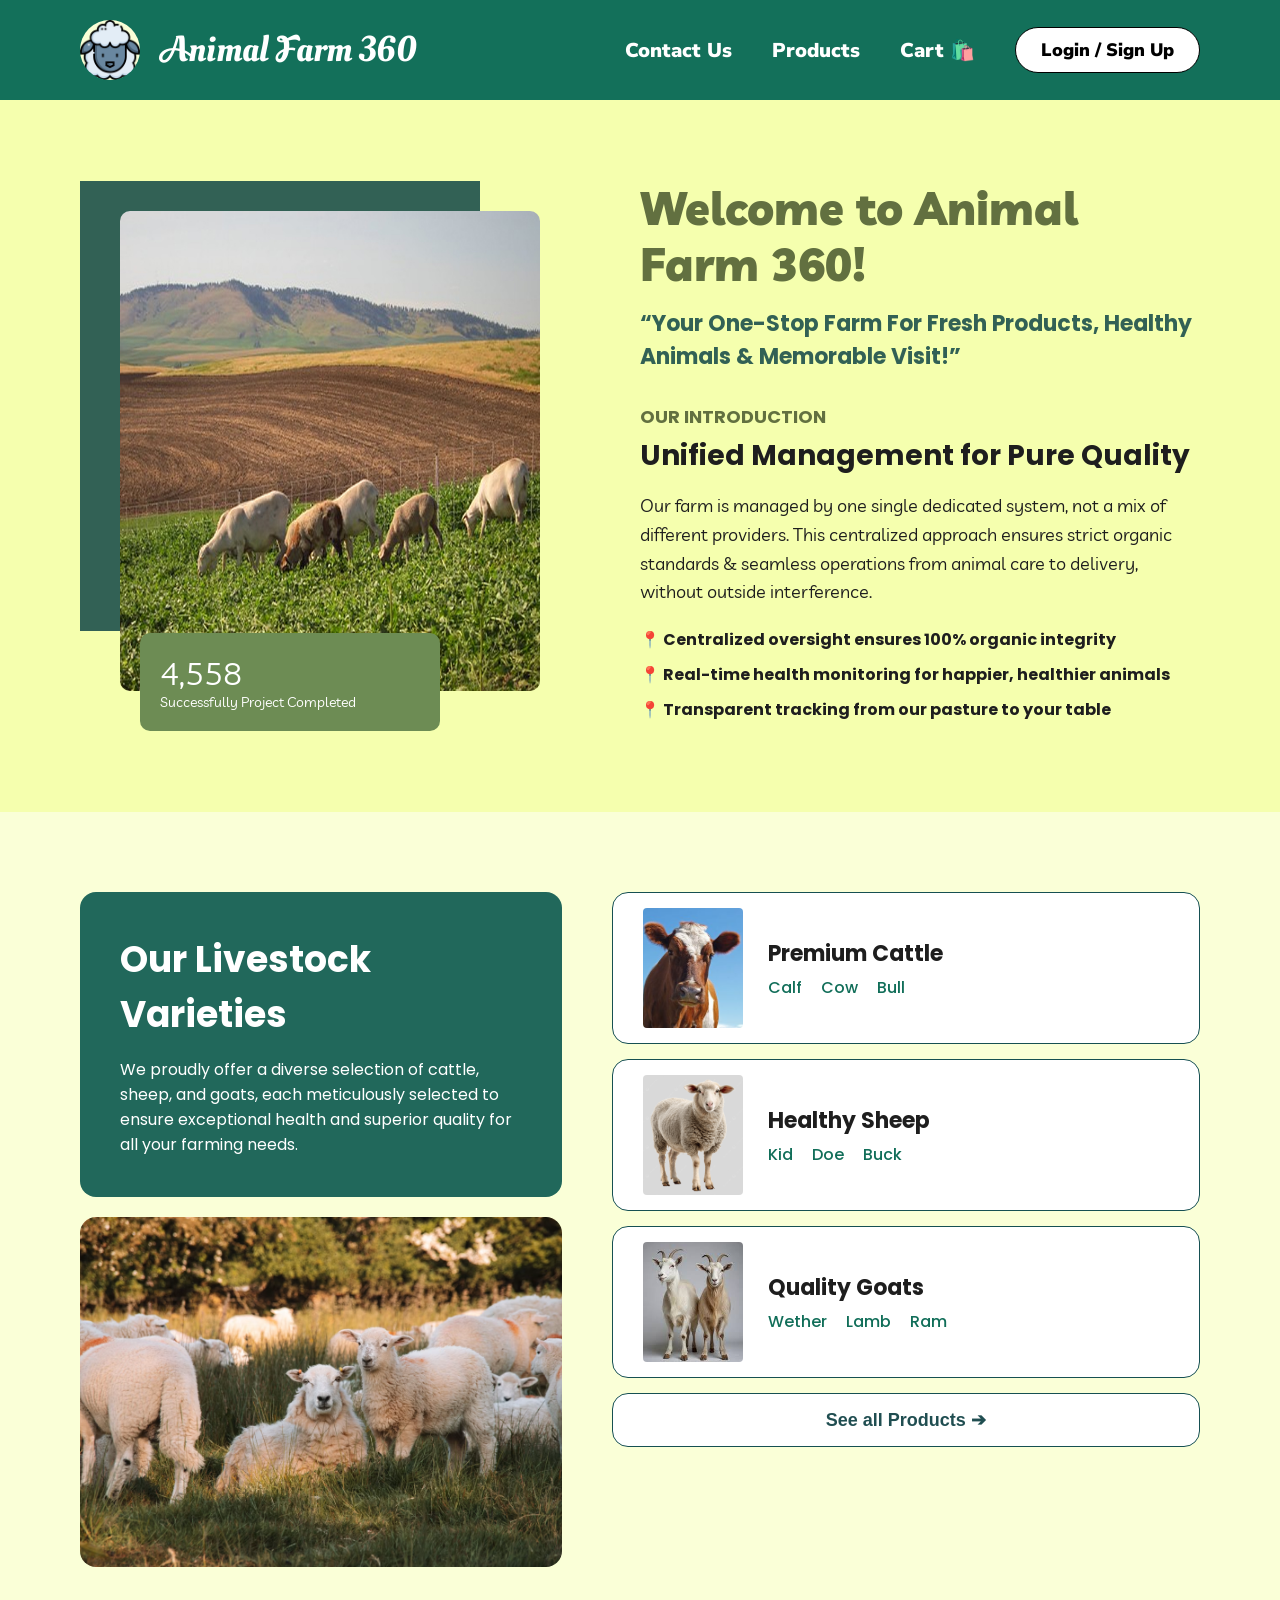
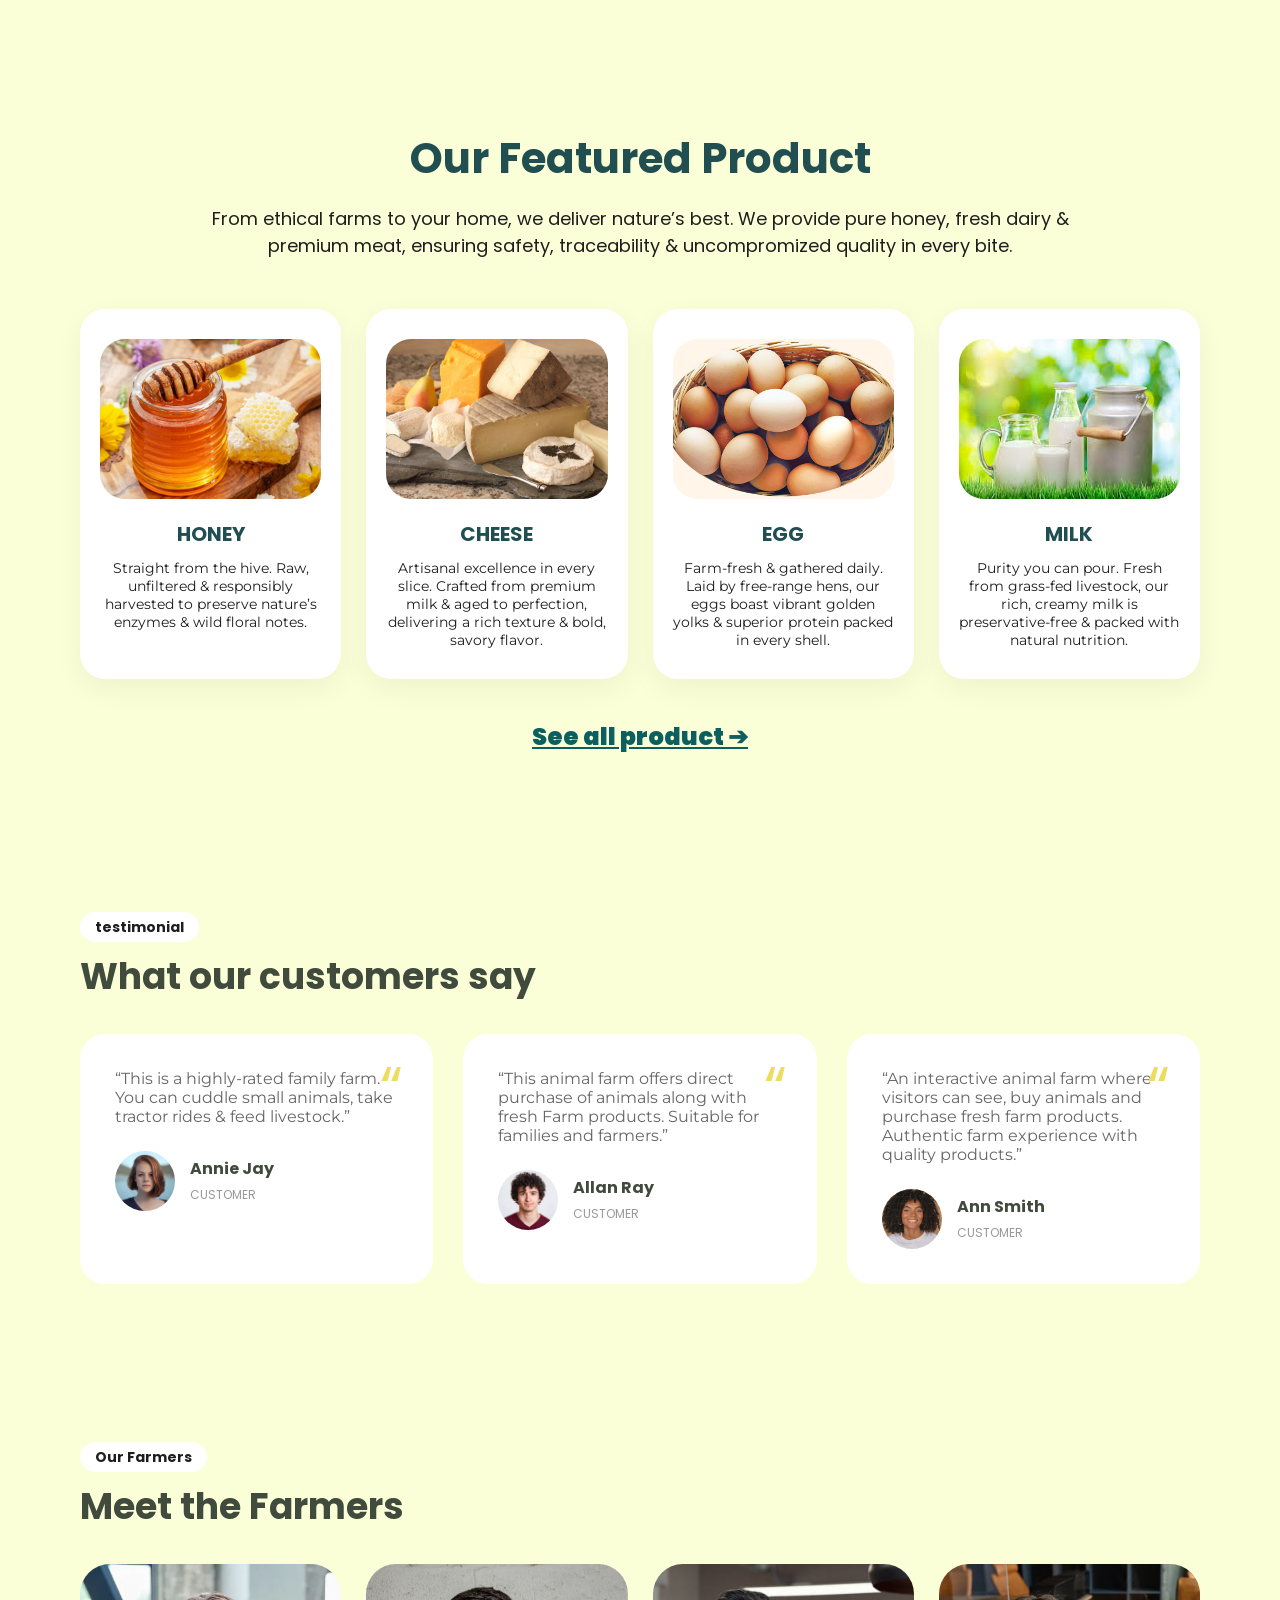
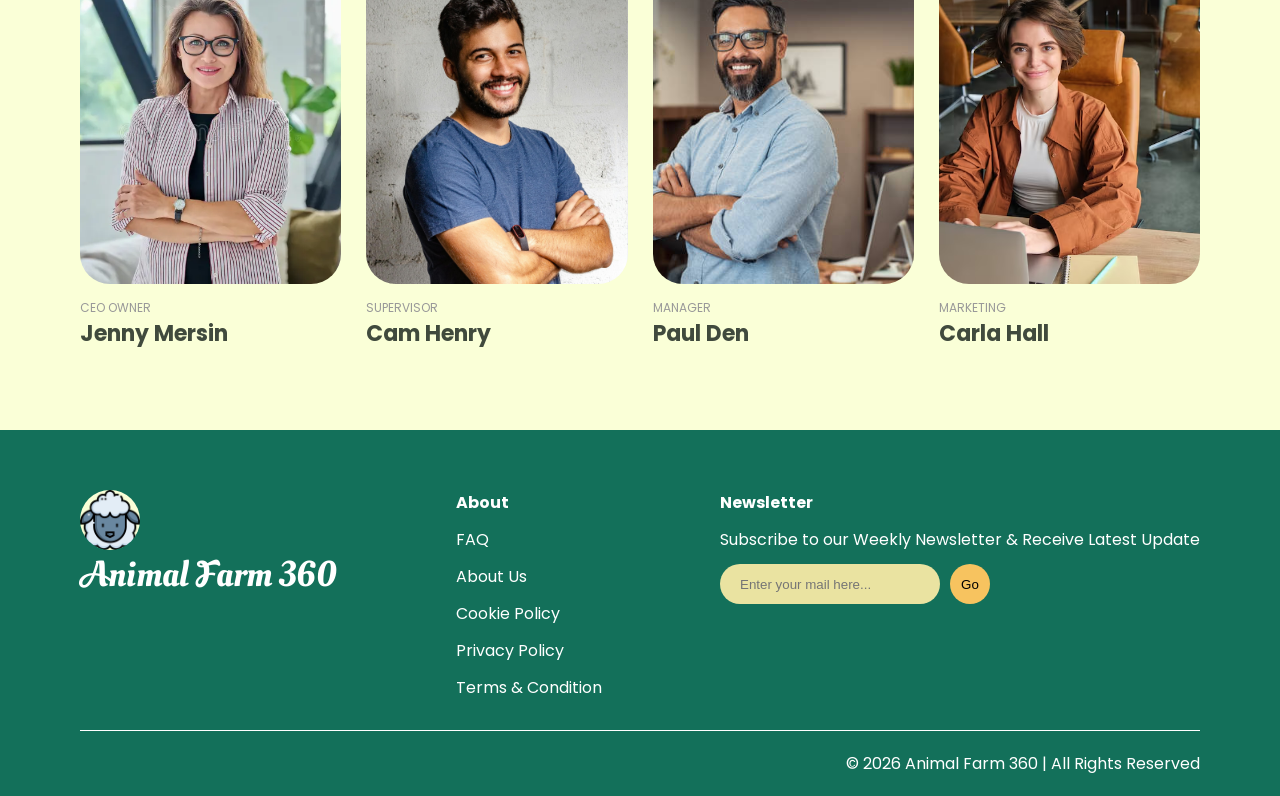
<file: index.html>
<!DOCTYPE html>
<html lang="en">
<head>
    <meta charset="UTF-8">
    <meta name="viewport" content="width=device-width, initial-scale=1.0">
    <title>Animal Farm 360 - Home</title>
    <link rel="stylesheet" href="index.css">
    <link href="https://fonts.googleapis.com/css2?family=Livvic:wght@400;500;900&family=Montserrat:wght@400;500;700;900&family=Nunito+Sans:wght@400;700;900&family=Oleo+Script+Swash+Caps&family=Poppins:wght@400;500;700&display=swap" rel="stylesheet">
</head>
<body>

    <header class="main-header">
        <div class="logo-area">
            <div class="logo-circle"></div>
            <span class="logo-text">Animal Farm 360</span>
        </div>
        <nav class="nav-links">
            <a href="contact.php">Contact Us</a>
            <a href="product.php">Products</a>
            <a href="cart.php">Cart 🛍️</a>
            <button class="login-btn" onclick="window.location.href='login.html'">Login / Sign Up</button>
        </nav>
    </header>

    <section class="intro-section">
        <div class="intro-images">
            <div class="green-deco-box"></div>
            <div class="intro-main-img"></div>
            <div class="project-badge">
                <span class="badge-num">4,558</span>
                <span class="badge-title">Successfully Project Completed</span>
            </div>
        </div>
        <div class="intro-content">
            <h1>Welcome to Animal Farm 360!</h1>
            <p class="tagline">“Your One-Stop Farm For Fresh Products, Healthy Animals & Memorable Visit!”</p>
            <h2>Our Introduction</h2>
            <h3>Unified Management for Pure Quality</h3>
            <p class="description">Our farm is managed by one single dedicated system, not a mix of different providers. This centralized approach ensures strict organic standards & seamless operations from animal care to delivery, without outside interference.</p>
            <div class="points">
                <p>📍 Centralized oversight ensures 100% organic integrity</p>
                <p>📍 Real-time health monitoring for happier, healthier animals</p>
                <p>📍 Transparent tracking from our pasture to your table</p>
            </div>
        </div>
    </section>

    <section class="livestock-section">
        <div class="livestock-left">
            <div class="green-info-card">
                <h2>Our Livestock Varieties</h2>
                <p>We proudly offer a diverse selection of cattle, sheep, and goats, each meticulously selected to ensure exceptional health and superior quality for all your farming needs.</p>
            </div>
            <div class="livestock-big-banner-img"></div>
        </div>
        <div class="livestock-right">
            <div class="animal-card">
                <div class="animal-img cattle-bg"></div>
                <div class="animal-info">
                    <h4>Premium Cattle</h4>
                    <div class="links">
                        <span>Calf</span> 
                        <span>Cow</span>
                        <span>Bull</span>
                    </div>
                </div>
            </div>
            <div class="animal-card">
                <div class="animal-img sheep-bg"></div>
                <div class="animal-info">
                    <h4>Healthy Sheep</h4>
                    <div class="links">
                        <span>Kid</span>
                        <span>Doe</span>
                        <span>Buck</span>
                    </div>
                </div>
            </div>
            <div class="animal-card">
                <div class="animal-img goat-bg"></div>
                <div class="animal-info">
                    <h4>Quality Goats</h4>
                    <div class="links">
                        <span>Wether</span>
                        <span>Lamb</span>
                        <span>Ram</span>
                    </div>
                </div>
            </div>
            <button class="see-more-btn" onclick="window.location.href='product.php'">See all Products ➔</button>
        </div>
    </section>

    <section class="products-section">
        <h2 class="center-title">Our Featured Product</h2>
        <p class="center-subtitle">From ethical farms to your home, we deliver nature’s best. We provide pure honey, fresh dairy & premium meat, ensuring safety, traceability & uncompromized quality in every bite.</p>
        
        <div class="products-grid">
            <div class="product-card">
                <div class="product-img honey-bg"></div>
                <h4>HONEY</h4>
                <p>Straight from the hive. Raw, unfiltered & responsibly harvested to preserve nature’s enzymes & wild floral notes.</p>
            </div>
            <div class="product-card">
                <div class="product-img cheese-bg"></div>
                <h4>CHEESE</h4>
                <p>Artisanal excellence in every slice. Crafted from premium milk & aged to perfection, delivering a rich texture & bold, savory flavor.</p>
            </div>
            <div class="product-card">
                <div class="product-img egg-bg"></div>
                <h4>EGG</h4>
                <p>Farm-fresh & gathered daily. Laid by free-range hens, our eggs boast vibrant golden yolks & superior protein packed in every shell.</p>
            </div>
            <div class="product-card">
                <div class="product-img milk-bg"></div>
                <h4>MILK</h4>
                <p>Purity you can pour. Fresh from grass-fed livestock, our rich, creamy milk is preservative-free & packed with natural nutrition.</p>
            </div>
        </div>
        <div class="center-link-box">
            <a href="product.php" style="color: #0b5f5f !important; font-weight: 900 !important; font-size: 24px; text-decoration: underline;">See all product ➔</a>
        </div>
    </section>

    <section class="reviews-section">
        <div class="section-header">
            <div>
                <span class="badge-label">testimonial</span>
                <h2>What our customers say</h2>
            </div>
            <div class="slider-arrows"></div>
        </div>
        <div class="reviews-grid">
            <div class="review-card">
                <span class="quote-mark">“</span>
                <p>“This is a highly-rated family farm. You can cuddle small animals, take tractor rides & feed livestock.”</p>
                <div class="user-info">
                    <div class="user-avatar avatar-annie"></div>
                    <div>
                        <h5>Annie Jay</h5>
                        <span class="user-role">CUSTOMER</span>
                    </div>
                </div>
            </div>
            <div class="review-card">
                <span class="quote-mark">“</span>
                <p>“This animal farm offers direct purchase of animals along with fresh Farm products. Suitable for families and farmers.”</p>
                <div class="user-info">
                    <div class="user-avatar avatar-allan"></div>
                    <div>
                        <h5>Allan Ray</h5>
                        <span class="user-role">CUSTOMER</span>
                    </div>
                </div>
            </div>
            <div class="review-card">
                <span class="quote-mark">“</span>
                <p>“An interactive animal farm where visitors can see, buy animals and purchase fresh farm products. Authentic farm experience with quality products.”</p>
                <div class="user-info">
                    <div class="user-avatar avatar-ann"></div>
                    <div>
                        <h5>Ann Smith</h5>
                        <span class="user-role">CUSTOMER</span>
                    </div>
                </div>
            </div>
        </div>
    </section>

    <section class="farmers-section">
        <div class="section-header">
            <div>
                <span class="badge-label">Our Farmers</span>
                <h2>Meet the Farmers</h2>
            </div>
        </div>
        <div class="farmers-grid">
            <div class="farmer-card">
                <div class="farmer-img farmer-jenny"></div>
                <span class="role-tag">Ceo Owner</span>
                <h4>Jenny Mersin</h4>
            </div>
            <div class="farmer-card">
                <div class="farmer-img farmer-cam"></div>
                <span class="role-tag">Supervisor</span>
                <h4>Cam Henry</h4>
            </div>
            <div class="farmer-card">
                <div class="farmer-img farmer-paul"></div>
                <span class="role-tag">Manager</span>
                <h4>Paul Den</h4>
            </div>
            <div class="farmer-card">
                <div class="farmer-img farmer-carla"></div>
                <span class="role-tag">Marketing</span>
                <h4>Carla Hall</h4>
            </div>
        </div>
    </section>

    <footer class="main-footer">
        <div class="footer-top">
            <div class="footer-brand">
                <div class="logo-circle big"></div>
                <span class="logo-text">Animal Farm 360</span>
            </div>
            <div class="footer-links">
                <h4>About</h4>
                <a href="faq.html">FAQ</a>
                <a href="about-us.html">About Us</a>
                <a href="cookie-policy.html">Cookie Policy</a>
                <a href="privacy-policy.html">Privacy Policy</a>
                <a href="terms-conditions.html">Terms & Condition</a>
            </div>
            <div class="footer-newsletter">
                <h4>Newsletter</h4>
                <p>Subscribe to our Weekly Newsletter & Receive Latest Update</p>
                <div class="subscribe-box">
                    <input type="email" placeholder="Enter your mail here...">
                    <button class="go-btn">Go</button>
                </div>
            </div>
        </div>
        <div class="footer-bottom">
            <p>© 2026 Animal Farm 360 | All Rights Reserved</p>
        </div>
    </footer>

    <script src="index.js"></script>
</body>
</html>
</file>
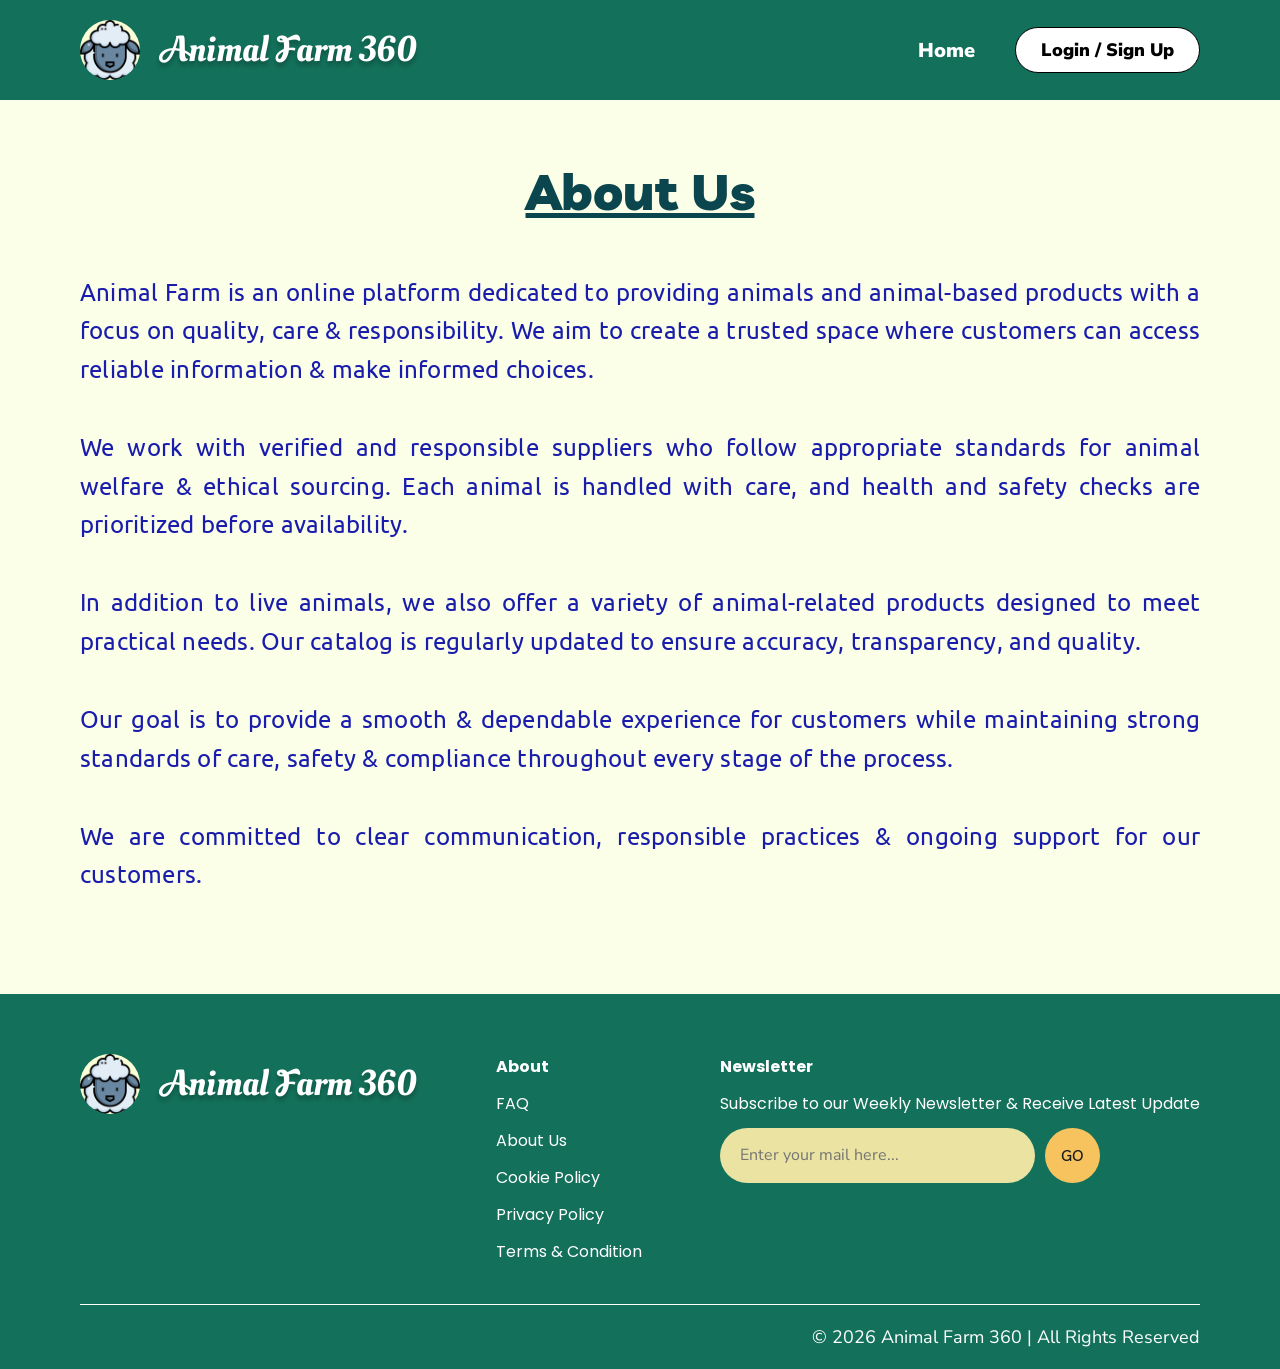
<file: about-us.html>
<!DOCTYPE html>
<html lang="en">
<head>
    <meta charset="UTF-8">
    <meta name="viewport" content="width=device-width, initial-scale=1.0">
    <title>Animal Farm 360 - About Us</title>
    <link rel="stylesheet" href="about-us.css">
    <link href="https://fonts.googleapis.com/css2?family=Livvic:wght@400;500;900&family=Nunito+Sans:wght@400;700;900&family=Oleo+Script+Swash+Caps&family=Poppins:wght@400;700;900&family=Ubuntu:wght@400;500;700&display=swap" rel="stylesheet">
</head>
<body>

    <header class="main-header">
        <div class="logo-area">
            <div class="logo-circle"></div>
            <span class="logo-text">Animal Farm 360</span>
        </div>
        <nav class="nav-links">
            <a href="index.html">Home</a>
           
            <button type="button" class="login-btn" onclick="window.location.href='login.html'">Login / Sign Up</button>
        </nav>
    </header>

    <main class="about-workspace-area">
        <div class="about-title-container">
            <h1 class="about-main-title">About Us</h1>
        </div>

        <div class="about-content-container">
            <div class="about-item">
                <p class="about-text-paragraph">Animal Farm is an online platform dedicated to providing animals and animal-based products with a focus on quality, care & responsibility. We aim to create a trusted space where customers can access reliable information & make informed choices.</p>
            </div>

            <div class="about-item">
                <p class="about-text-paragraph">We work with verified and responsible suppliers who follow appropriate standards for animal welfare & ethical sourcing. Each animal is handled with care, and health and safety checks are prioritized before availability.</p>
            </div>

            <div class="about-item">
                <p class="about-text-paragraph">In addition to live animals, we also offer a variety of animal-related products designed to meet practical needs. Our catalog is regularly updated to ensure accuracy, transparency, and quality.</p>
            </div>

            <div class="about-item">
                <p class="about-text-paragraph">Our goal is to provide a smooth & dependable experience for customers while maintaining strong standards of care, safety & compliance throughout every stage of the process.</p>
            </div>

            <div class="about-item">
                <p class="about-text-paragraph">We are committed to clear communication, responsible practices & ongoing support for our customers.</p>
            </div>
        </div>
    </main>


    <footer class="main-footer">
        <div class="footer-top">
            <div class="footer-brand">
                <div class="logo-area">
                    <div class="logo-circle big"></div>
                    <span class="logo-text">Animal Farm 360</span>
                </div>
            </div>
            
            <div class="footer-links">
                <h4>About</h4>
                <a href="faq.html">FAQ</a>
                <a href="about-us.html">About Us</a>
                <a href="cookie-policy.html">Cookie Policy</a>
                <a href="privacy-policy.html">Privacy Policy</a>
                <a href="terms-conditions.html">Terms & Condition</a>
            </div>
                
            <div class="footer-newsletter">
                <h4>Newsletter</h4>
                <p>Subscribe to our Weekly Newsletter & Receive Latest Update</p>
                <div class="subscribe-box">
                    <input type="email" placeholder="Enter your mail here...">
                    <button type="button" class="go-btn">Go</button>
                </div>
            </div>
        </div>
        <div class="footer-bottom">
            <p>© 2026 Animal Farm 360 | All Rights Reserved</p>
        </div>
    </footer>

    <script src="index.js"></script>
</body>
</html>
</file>
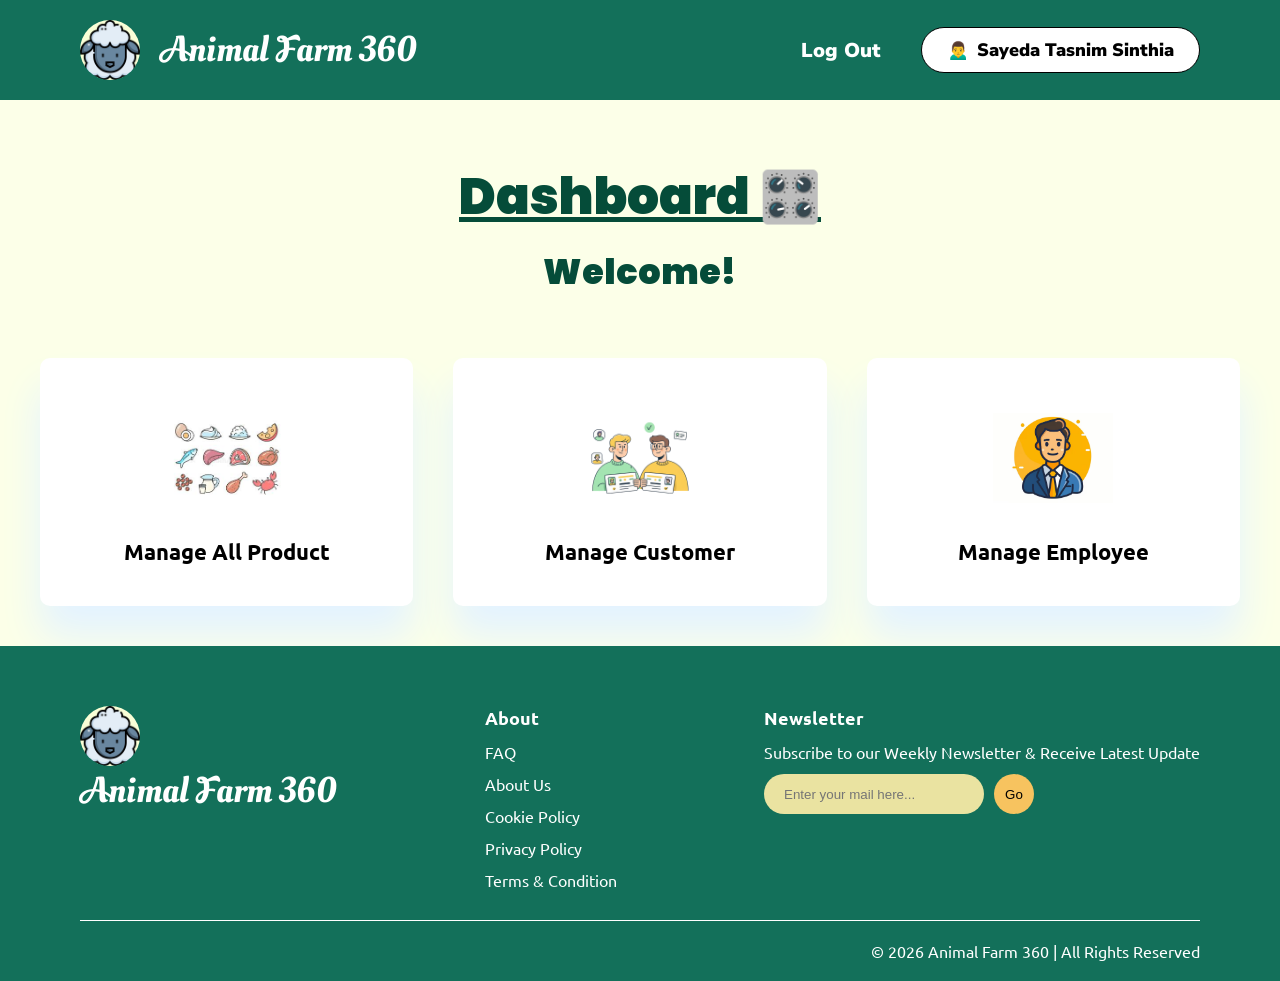
<file: admin-dashboard.html>
<!DOCTYPE html>
<html lang="en">
<head>
    <meta charset="UTF-8">
    <meta name="viewport" content="width=device-width, initial-scale=1.0">
    <title>Animal Farm 360 - Admin Dashboard</title>
    <link rel="stylesheet" href="admin-dashboard.css">
    <link href="https://fonts.googleapis.com/css2?family=Livvic:wght@400;900&family=Nunito+Sans:wght@400;700;900&family=Oleo+Script+Swash+Caps&family=Poppins:wght@700;900&family=Ubuntu:wght@400;500;700&display=swap" rel="stylesheet">
</head>
<body>

    <header class="main-header">
        <div class="logo-area">
            <div class="logo-circle"></div>
            <span class="logo-text">Animal Farm 360</span>
        </div>
        <nav class="nav-links">
            <a href="#" onclick="logoutAdmin()">Log Out</a>
            <button class="admin-profile-btn">
                <span class="user-emoji">🙍‍♂️</span>
                <span id="admin-username">Sayeda Tasnim Sinthia</span>
            </button>
        </nav>
    </header>

    <section class="hero-showcase-banner">
        <div class="hero-title-group">
            <h1 class="hero-main-title">Dashboard 🎛️</h1>
            <h2 class="hero-sub-title">Welcome!</h2>
        </div>
    </section>

    <main class="admin-workspace-area">
        <div class="quicklinks-grid">
           
            <div class="quicklink-card" onclick="routeToPortal('manage-products.php')">
                <div class="card-icon icon-products"></div>
                <h3 class="card-label">Manage All Product</h3>
            </div>

            <div class="quicklink-card" onclick="routeToPortal('manage-customers.php')">
                <div class="card-icon icon-customers"></div>
                <h3 class="card-label">Manage Customer</h3>
            </div>

            <div class="quicklink-card" onclick="routeToPortal('manage-employee.php')">
                <div class="card-icon icon-employees"></div>
                <h3 class="card-label">Manage Employee</h3>
            </div>

        </div>
    </main>

    <footer class="main-footer">
        <div class="footer-top">
            <div class="footer-brand">
                <div class="logo-circle big"></div>
                <span class="logo-text">Animal Farm 360</span>
            </div>
            <div class="footer-links">
                <h4>About</h4>
                <a href="faq.html">FAQ</a>
                <a href="about-us.html">About Us</a>
                <a href="cookie-policy.html">Cookie Policy</a>
                <a href="privacy-policy.html">Privacy Policy</a>
                <a href="terms-conditions.html">Terms & Condition</a>
            </div>
            <div class="footer-newsletter">
                <h4>Newsletter</h4>
                <p>Subscribe to our Weekly Newsletter & Receive Latest Update</p>
                <div class="subscribe-box">
                    <input type="email" placeholder="Enter your mail here...">
                    <button type="button" class="go-btn">Go</button>
                </div>
            </div>
        </div>
        <div class="footer-bottom">
            <p>© 2026 Animal Farm 360 | All Rights Reserved</p>
        </div>
    </footer>

    <script src="admin-dashboard.js"></script>
</body>
</html>
</file>
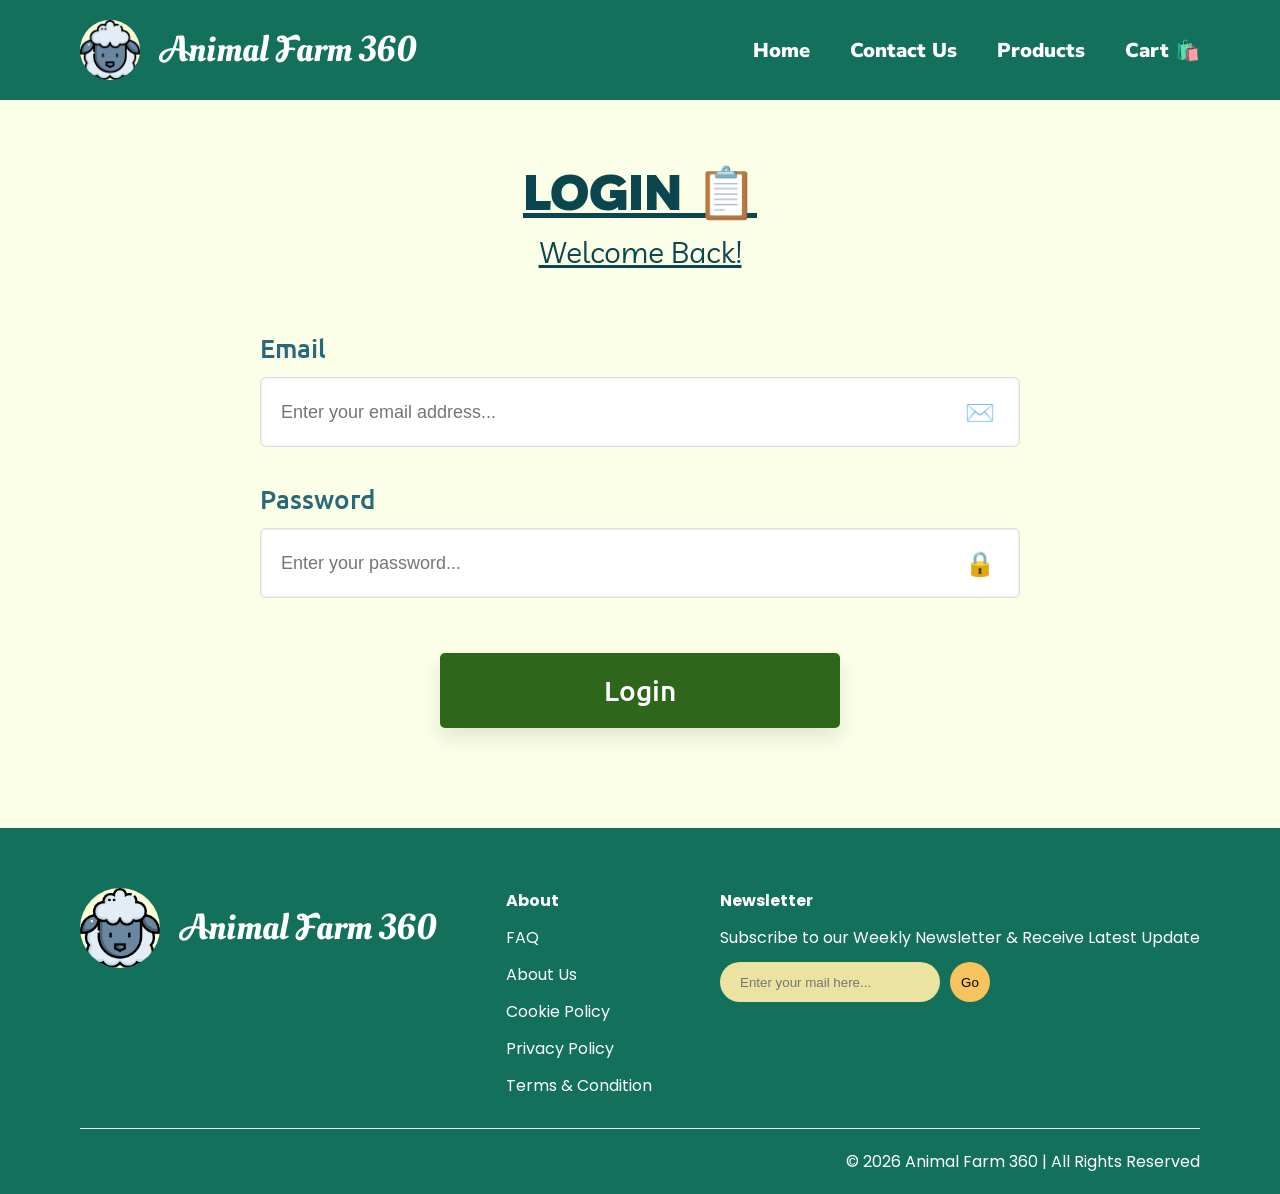
<file: admin-login.html>
<!DOCTYPE html>
<html lang="en">
<head>
    <meta charset="UTF-8">
    <meta name="viewport" content="width=device-width, initial-scale=1.0">
    <title>Animal Farm 360 - Customer Login</title>
    <link rel="stylesheet" href="admin-login.css">
   <link href="https://fonts.googleapis.com/css2?family=Livvic:wght@400;900&family=Nunito+Sans:wght@400;700;900&family=Oleo+Script+Swash+Caps&family=Poppins:wght@400;500;700&family=Ubuntu:wght@400;500;700&display=swap" rel="stylesheet">
</head>
<body>

    
    <header class="main-header">
        <div class="logo-area">
            <div class="logo-circle"></div>
            <span class="logo-text">Animal Farm 360</span>
        </div>
        <nav class="nav-links">
            <a href="index.html">Home</a>
            <a href="contact.php">Contact Us</a>
            <a href="product.php">Products</a>
            <a href="cart.php">Cart 🛍️</a>
        </nav>
    </header>

    <section class="login-hero-banner">
        <h1 class="page-main-title">LOGIN 📋 <span class="welcome-text">Welcome Back!</span></h1>
    </section>

    <main class="login-container">
        <div class="form-wrapper">
            
            <div class="input-group">
                <label for="customer-email">Email</label>
                <div class="input-field-box">
                    <input type="email" id="customer-email" placeholder="Enter your email address...">
                    <span class="field-icon">✉️</span>
                </div>
            </div>

            <div class="input-group">
                <label for="customer-password">Password</label>
                <div class="input-field-box">
                    <input type="password" id="customer-password" placeholder="Enter your password...">
                    <span class="field-icon">🔒</span>
                </div>
            </div>

            <button class="form-submit-btn" onclick="validateCustomerLogin()">Login</button>

            

        </div>
    </main>

    <footer class="main-footer">
        <div class="footer-top">
            <div class="footer-brand">
                <div class="logo-area">
                    <div class="logo-circle big"></div>
                    <span class="logo-text">Animal Farm 360</span>
                </div>
   
            </div>
            <div class="footer-links">
                <h4>About</h4>
                <a href="faq.html">FAQ</a>
                <a href="about-us.html">About Us</a>
                <a href="cookie-policy.html">Cookie Policy</a>
                <a href="privacy-policy.html">Privacy Policy</a>
                <a href="terms-conditions.html">Terms & Condition</a>
            </div>
            <div class="footer-newsletter">
                <h4>Newsletter</h4>
                <p>Subscribe to our Weekly Newsletter & Receive Latest Update</p>
                <div class="subscribe-box">
                    <input type="email" placeholder="Enter your mail here...">
                    <button class="go-btn">Go</button>
                </div>
            </div>
        </div>
        <div class="footer-bottom">
            <p>© 2026 Animal Farm 360 | All Rights Reserved</p>
        </div>
    </footer>

    <script src="admin-login.js"></script>
</body>
</html>
</file>
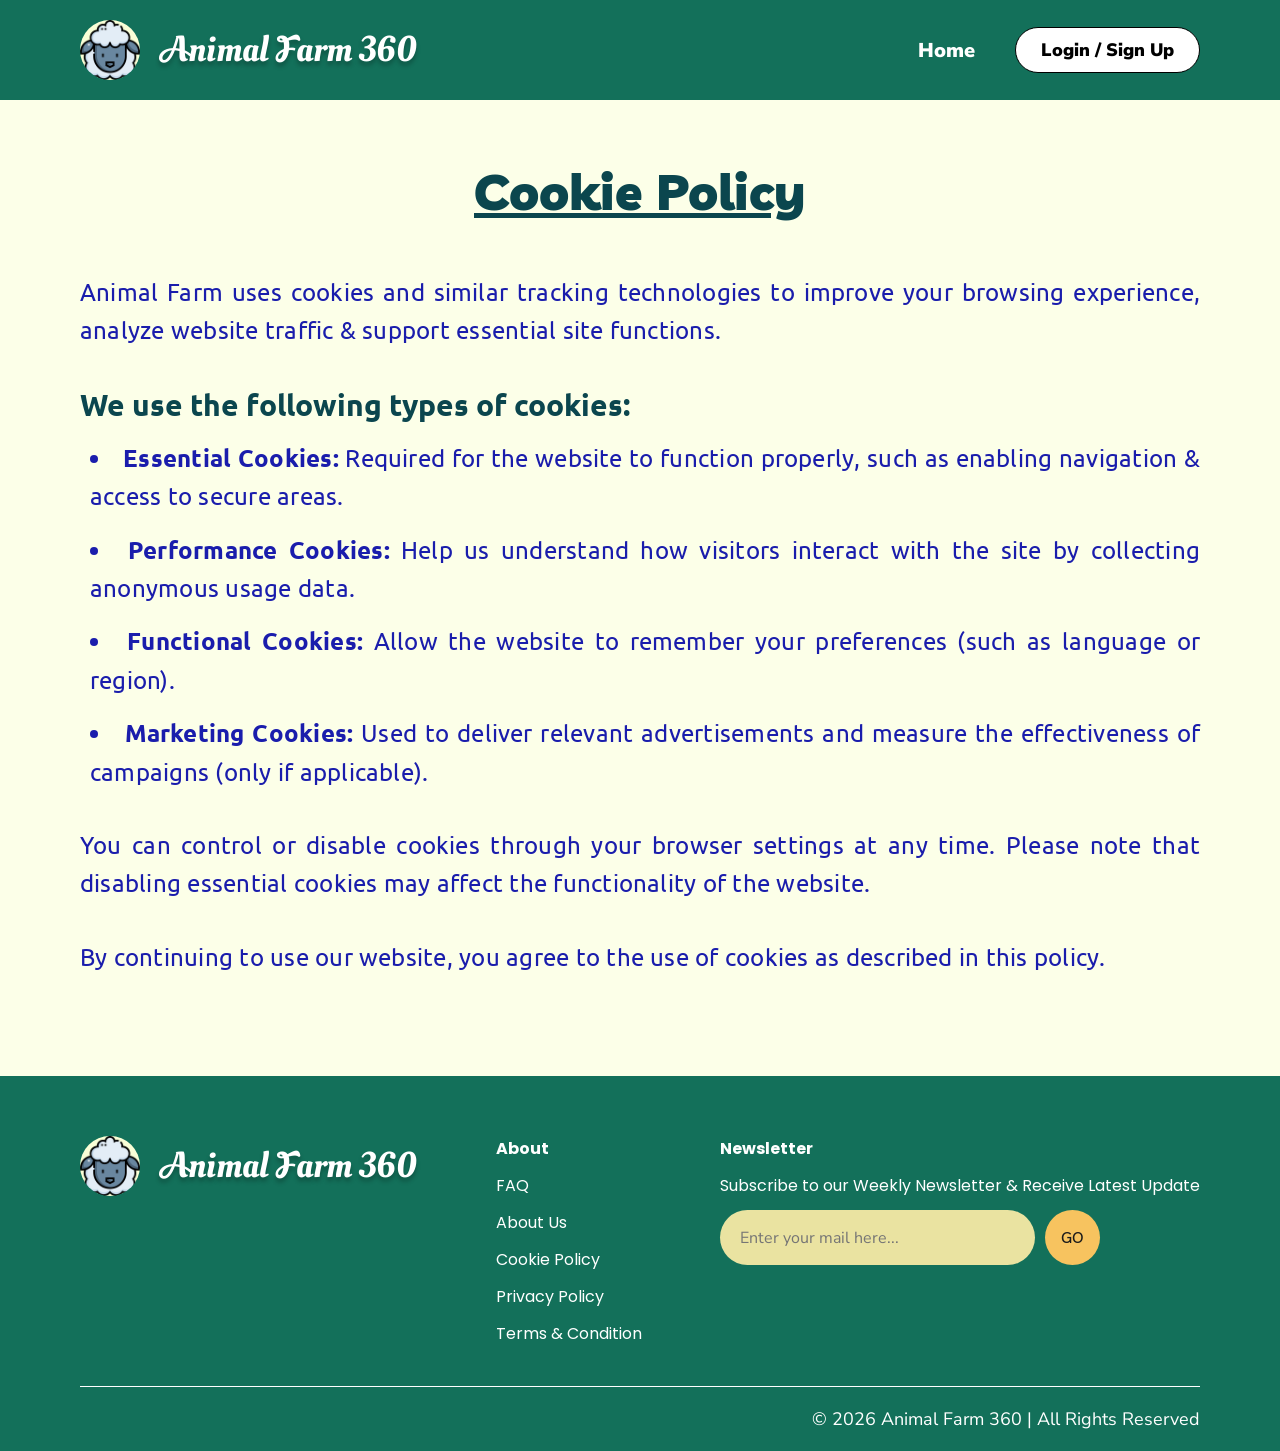
<file: cookie-policy.html>
<!DOCTYPE html>
<html lang="en">
<head>
    <meta charset="UTF-8">
    <meta name="viewport" content="width=device-width, initial-scale=1.0">
    <title>Animal Farm 360 - Cookie Policy</title>
    <link rel="stylesheet" href="cookie-policy.css">
    <link href="https://fonts.googleapis.com/css2?family=Livvic:wght@400;500;900&family=Nunito+Sans:wght@400;700;900&family=Oleo+Script+Swash+Caps&family=Poppins:wght@400;700;900&family=Ubuntu:wght@400;500;700&display=swap" rel="stylesheet">
</head>
<body>

    <header class="main-header">
        <div class="logo-area">
            <div class="logo-circle"></div>
            <span class="logo-text">Animal Farm 360</span>
        </div>
        <nav class="nav-links">
            <a href="index.html">Home</a>
           
            <button type="button" class="login-btn" onclick="window.location.href='login.html'">Login / Sign Up</button>
        </nav>
    </header>


    <main class="policy-workspace-area">
        <div class="policy-title-container">
            <h1 class="policy-main-title">Cookie Policy</h1>
        </div>

        <div class="policy-content-container">
            <div class="policy-item">
                <p class="policy-text-paragraph">Animal Farm uses cookies and similar tracking technologies to improve your browsing experience, analyze website traffic & support essential site functions.</p>
            </div>

            <div class="policy-item">
                <h3 class="policy-sub-heading">We use the following types of cookies:</h3>
                <ul class="policy-list-container">
                    <li class="policy-list-item"><strong>Essential Cookies:</strong> Required for the website to function properly, such as enabling navigation & access to secure areas.</li>
                    <li class="policy-list-item"><strong>Performance Cookies:</strong> Help us understand how visitors interact with the site by collecting anonymous usage data.</li>
                    <li class="policy-list-item"><strong>Functional Cookies:</strong> Allow the website to remember your preferences (such as language or region).</li>
                    <li class="policy-list-item"><strong>Marketing Cookies:</strong> Used to deliver relevant advertisements and measure the effectiveness of campaigns (only if applicable).</li>
                </ul>
            </div>

            <div class="policy-item">
                <p class="policy-text-paragraph">You can control or disable cookies through your browser settings at any time. Please note that disabling essential cookies may affect the functionality of the website.</p>
            </div>

            <div class="policy-item">
                <p class="policy-text-paragraph">By continuing to use our website, you agree to the use of cookies as described in this policy.</p>
            </div>
        </div>
    </main>

    <footer class="main-footer">
        <div class="footer-top">
            <div class="footer-brand">
                <div class="logo-area">
                    <div class="logo-circle big"></div>
                    <span class="logo-text">Animal Farm 360</span>
                </div>
            </div>
            
            <div class="footer-links">
                <h4>About</h4>
                <a href="faq.html">FAQ</a>
                <a href="about-us.html">About Us</a>
                <a href="cookie-policy.html">Cookie Policy</a>
                <a href="privacy-policy.html">Privacy Policy</a>
                <a href="terms-conditions.html">Terms & Condition</a>
            </div>
                
            <div class="footer-newsletter">
                <h4>Newsletter</h4>
                <p>Subscribe to our Weekly Newsletter & Receive Latest Update</p>
                <div class="subscribe-box">
                    <input type="email" placeholder="Enter your mail here...">
                    <button type="button" class="go-btn">Go</button>
                </div>
            </div>
        </div>
        <div class="footer-bottom">
            <p>© 2026 Animal Farm 360 | All Rights Reserved</p>
        </div>
    </footer>

    <script src="index.js"></script>
</body>
</html>
</file>
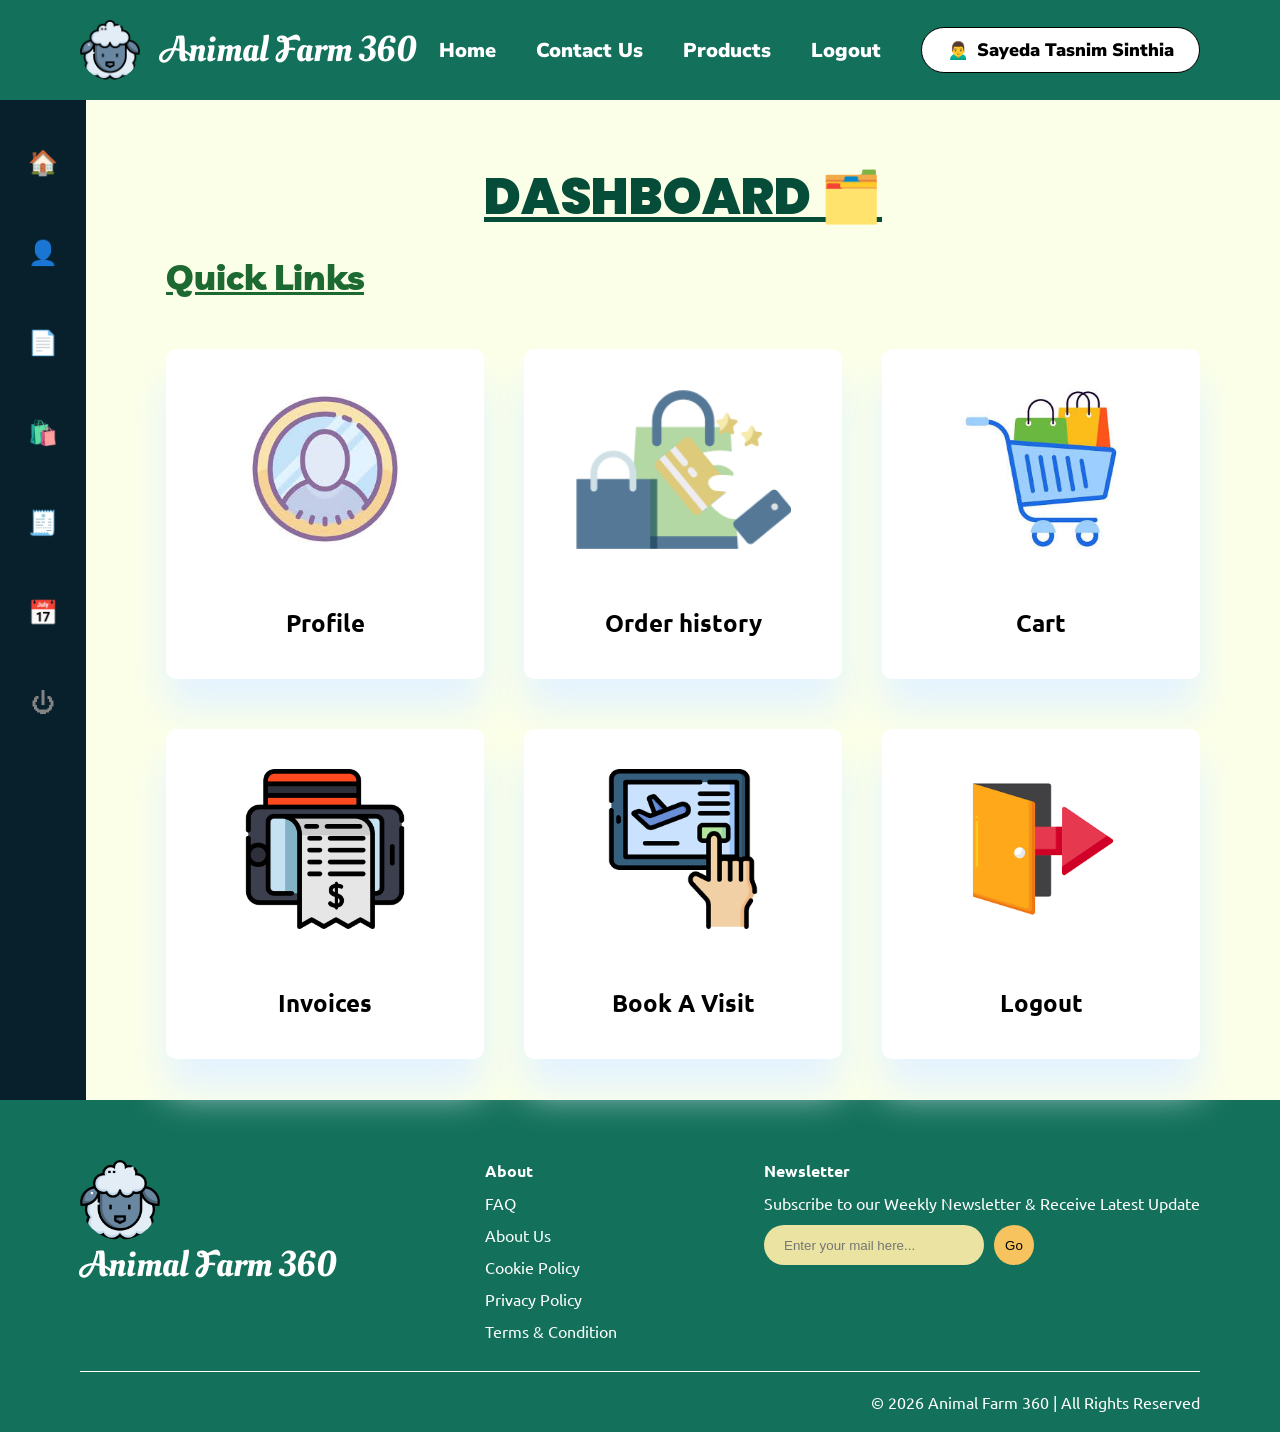
<file: customer-dashboard.html>
<!DOCTYPE html>
<html lang="en">
<head>
    <meta charset="UTF-8">
    <meta name="viewport" content="width=device-width, initial-scale=1.0">
    <title>Animal Farm 360 - Customer Dashboard</title>
    <link rel="stylesheet" href="customer-dashboard.css">
    <link href="https://fonts.googleapis.com/css2?family=Livvic:wght@400;900&family=Nunito+Sans:wght@400;700;900&family=Oleo+Script+Swash+Caps&family=Poppins:wght@700;900&family=Ubuntu:wght@700&display=swap" rel="stylesheet">
</head>
<body>

    <header class="main-header">
        <div class="logo-area">
            <div class="logo-circle"></div>
            <span class="logo-text">Animal Farm 360</span>
        </div>
        <nav class="nav-links">
            <a href="index.html">Home</a>
            <a href="contact.php">Contact Us</a>
            <a href="product.php">Products</a>
            <a href="#" onclick="logoutUser()">Logout</a>
           
            <button class="user-profile-btn">
                <span class="user-emoji">🙍‍♂️</span>
                <span id="dynamic-username">Sayeda Tasnim Sinthia</span>
            </button>
        </nav>
    </header>

    <div class="dashboard-workspace">
       
        <aside class="sidebar-navigation">
            <button class="side-icon active" onclick="navigateTo('customer-dashboard.html')" title="Quick Links Dashboard">🏠</button>
            <button class="side-icon" onclick="navigateTo('profile.php')" title="Profile Info">👤</button>
            <button class="side-icon" onclick="navigateTo('order-history.php')" title="Order History">📄</button>
            <button class="side-icon" onclick="navigateTo('cart.php')" title="Cart View">🛍️</button>
            <button class="side-icon" onclick="navigateTo('invoices.php')" title="Invoices">🧾</button>
            <button class="side-icon" onclick="navigateTo('book-visit.php')" title="Book A Visit">📅</button>
            <button class="side-icon logout-side" onclick="logoutUser()" title="Logout Securely">⏻️</button>
        </aside>

        <main class="main-content-panel">
           
            <section class="dashboard-hero-banner">
                <h1 class="page-main-title">DASHBOARD 🗂️</h1>
            </section>

            <h2 class="quicklinks-title">Quick Links</h2>

            <div class="dashboard-grid">
               
                <div class="menu-card" onclick="navigateTo('profile.php')">
                    <div class="card-icon-img icon-profile"></div>
                    <h3>Profile</h3>
                </div>

                <div class="menu-card" onclick="navigateTo('order-history.php')">
                    <div class="card-icon-img icon-orders"></div>
                    <h3>Order history</h3>
                </div>

                <div class="menu-card" onclick="navigateTo('cart.php')">
                    <div class="card-icon-img icon-cart"></div>
                    <h3>Cart</h3>
                </div>

                <div class="menu-card" onclick="navigateTo('invoices.php')">
                    <div class="card-icon-img icon-invoices"></div>
                    <h3>Invoices</h3>
                </div>

                <div class="menu-card" onclick="navigateTo('book-visit.php')">
                    <div class="card-icon-img icon-visit"></div>
                    <h3>Book A Visit</h3>
                </div>

                <div class="menu-card" onclick="logoutUser()">
                    <div class="card-icon-img icon-logout"></div>
                    <h3>Logout</h3>
                </div>

            </div>
        </main>

    </div>

    <footer class="main-footer">
        <div class="footer-top">
            <div class="footer-brand">
                <div class="logo-circle big"></div>
                <span class="logo-text">Animal Farm 360</span>
            </div>
            <div class="footer-links">
                <h4>About</h4>
                <a href="faq.html">FAQ</a>
                <a href="about-us.html">About Us</a>
                <a href="cookie-policy.html">Cookie Policy</a>
                <a href="privacy-policy.html">Privacy Policy</a>
                <a href="terms-conditions.html">Terms & Condition</a>
            </div>
            <div class="footer-newsletter">
                <h4>Newsletter</h4>
                <p>Subscribe to our Weekly Newsletter & Receive Latest Update</p>
                <div class="subscribe-box">
                    <input type="email" placeholder="Enter your mail here...">
                    <button class="go-btn">Go</button>
                </div>
            </div>
        </div>
        <div class="footer-bottom">
            <p>© 2026 Animal Farm 360 | All Rights Reserved</p>
        </div>
    </footer>

    <script src="customer-dashboard.js"></script>
</body>
</html>
</file>
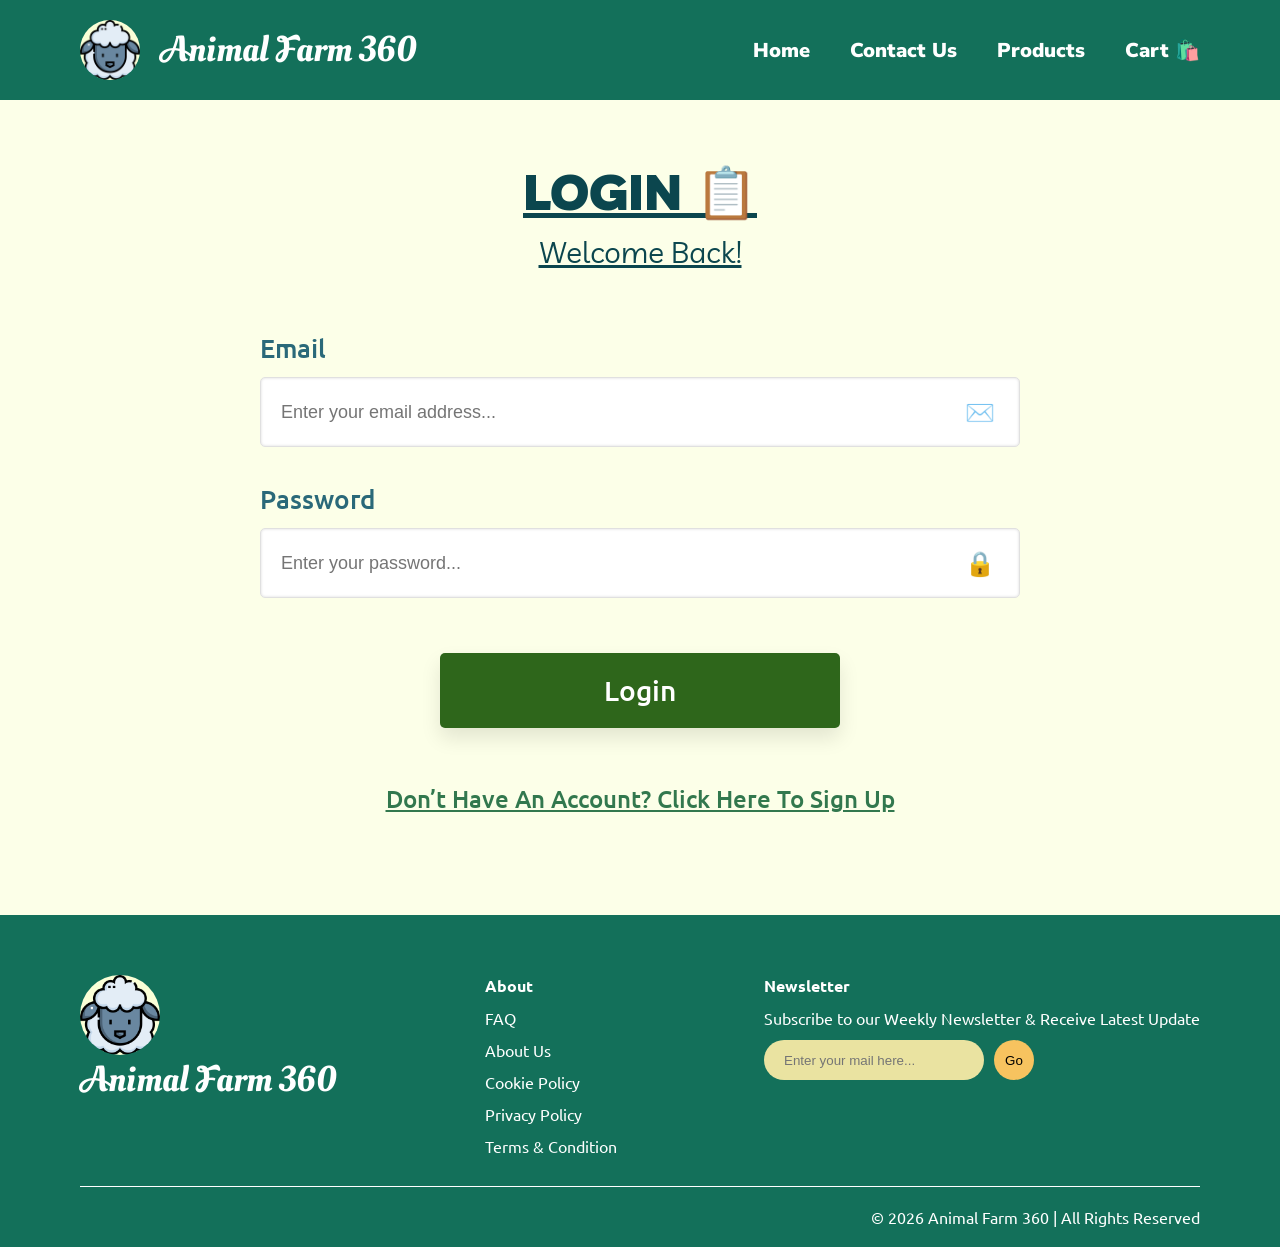
<file: customer-login.html>
<!DOCTYPE html>
<html lang="en">
<head>
    <meta charset="UTF-8">
    <meta name="viewport" content="width=device-width, initial-scale=1.0">
    <title>Animal Farm 360 - Customer Login</title>
    <link rel="stylesheet" href="customer-login.css">
    <link href="https://fonts.googleapis.com/css2?family=Livvic:wght@400;900&family=Nunito+Sans:wght@400;700;900&family=Oleo+Script+Swash+Caps&family=Ubuntu:wght@500;700&display=swap" rel="stylesheet">
</head>
<body>

    
    <header class="main-header">
        <div class="logo-area">
            <div class="logo-circle"></div>
            <span class="logo-text">Animal Farm 360</span>
        </div>
        <nav class="nav-links">
            <a href="index.html">Home</a>
            <a href="contact.php">Contact Us</a>
            <a href="product.php">Products</a>
            <a href="cart.php">Cart 🛍️</a>
        </nav>
    </header>

    <section class="login-hero-banner">
        <h1 class="page-main-title">LOGIN 📋 <span class="welcome-text">Welcome Back!</span></h1>
    </section>

    <main class="login-container">
        <form class="form-wrapper" action="process.php" method="POST">
           
            <div class="input-group">
                <label for="customer-email">Email</label>
                <div class="input-field-box">
                    <input type="email" id="customer-email" name="email" placeholder="Enter your email address..." required>
                    <span class="field-icon">✉️</span>
                </div>
            </div>

            <div class="input-group">
                <label for="customer-password">Password</label>
                <div class="input-field-box">
                    <input type="password" id="customer-password" name="password" placeholder="Enter your password..." required>
                    <span class="field-icon">🔒</span>
                </div>
            </div>

            <button type="submit" name="login_action" class="form-submit-btn">Login</button>

            <div class="form-redirect-link">
                <a href="customer-registration.html">Don’t Have An Account? Click Here To Sign Up</a>
            </div>

        </form>
    </main>

    <footer class="main-footer">
        <div class="footer-top">
            <div class="footer-brand">
                <div class="logo-circle big"></div>
                <span class="logo-text">Animal Farm 360</span>
            </div>
            <div class="footer-links">
                <h4>About</h4>
                <a href="faq.html">FAQ</a>
                <a href="about-us.html">About Us</a>
                <a href="cookie-policy.html">Cookie Policy</a>
                <a href="privacy-policy.html">Privacy Policy</a>
                <a href="terms-conditions.html">Terms & Condition</a>
            </div>
            <div class="footer-newsletter">
                <h4>Newsletter</h4>
                <p>Subscribe to our Weekly Newsletter & Receive Latest Update</p>
                <div class="subscribe-box">
                    <input type="email" placeholder="Enter your mail here...">
                    <button type="button" class="go-btn">Go</button>
                </div>
            </div>
        </div>
        <div class="footer-bottom">
            <p>© 2026 Animal Farm 360 | All Rights Reserved</p>
        </div>
    </footer>

</body>
</html>
</file>
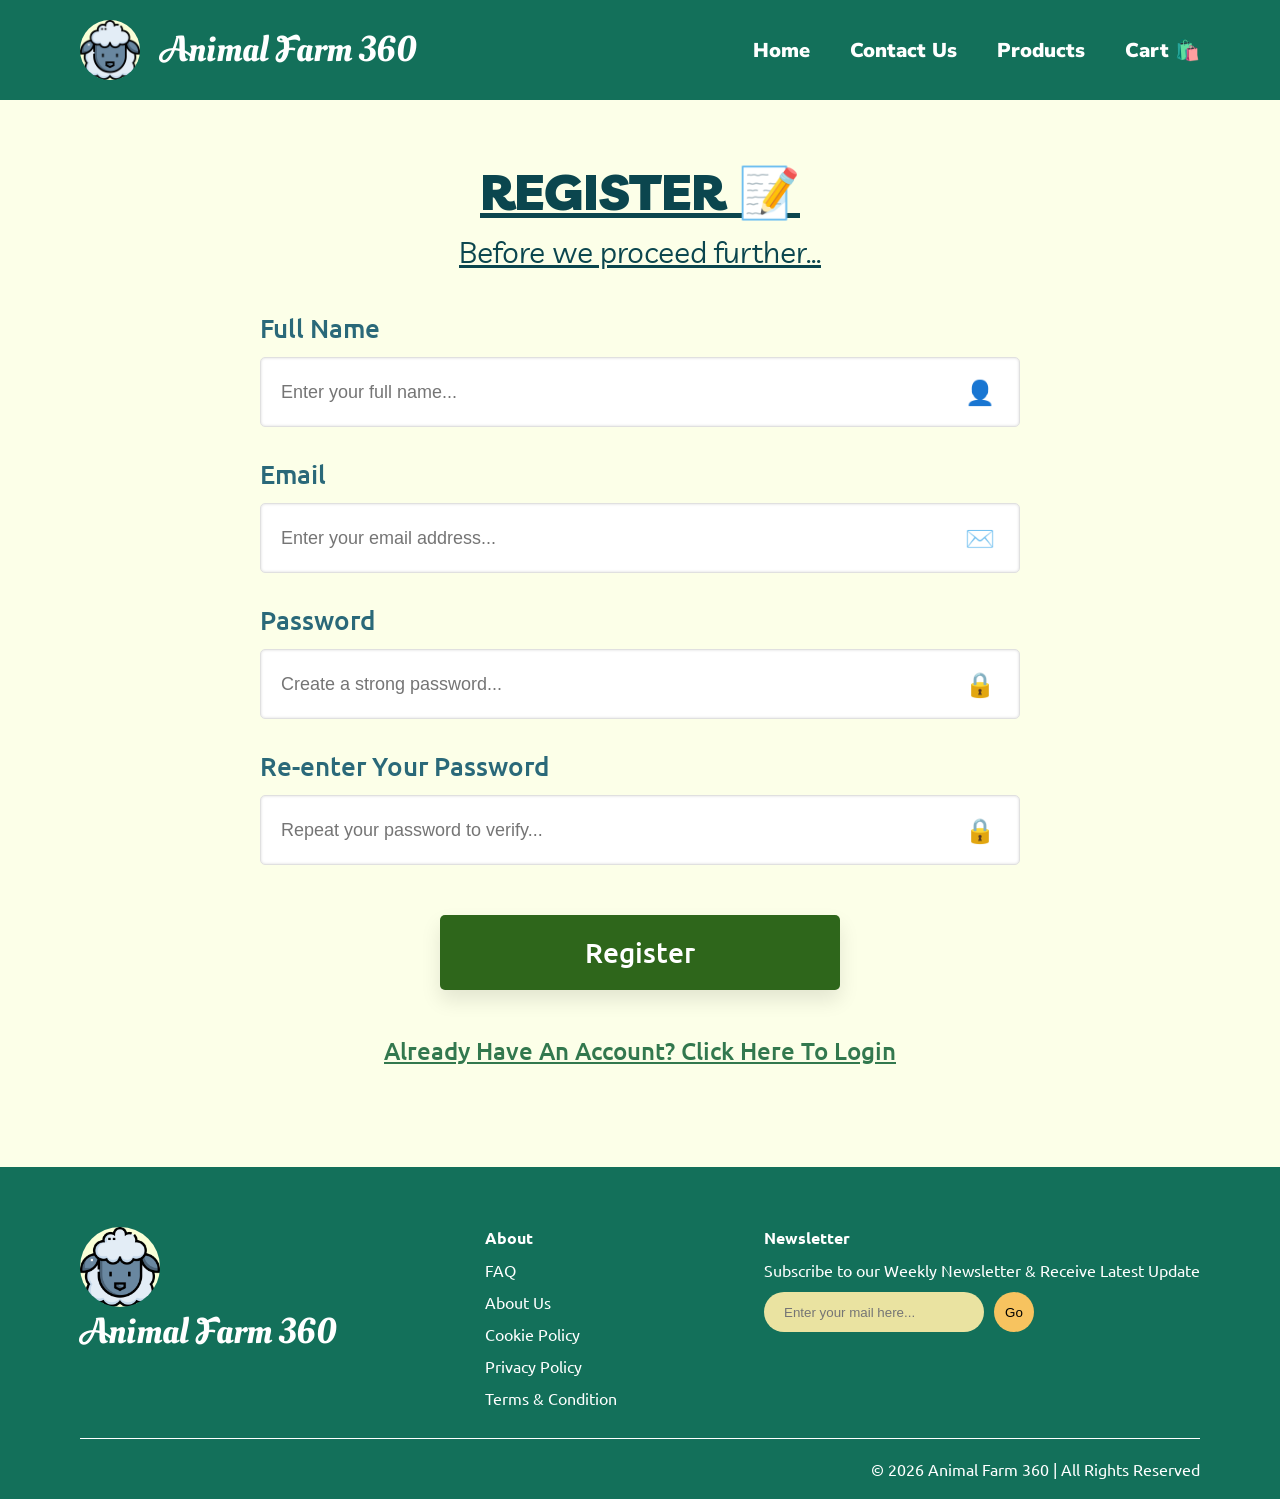
<file: customer-registration.html>
<!DOCTYPE html>
<html lang="en">
<head>
    <meta charset="UTF-8">
    <meta name="viewport" content="width=device-width, initial-scale=1.0">
    <title>Animal Farm 360 - Customer Registration</title>
    <link rel="stylesheet" href="customer-registration.css">
    <link href="https://fonts.googleapis.com/css2?family=Livvic:wght@400;900&family=Nunito+Sans:wght@400;700;900&family=Oleo+Script+Swash+Caps&family=Ubuntu:wght@500;700&display=swap" rel="stylesheet">
</head>
<body>
    

    <header class="main-header">
        <div class="logo-area">
            <div class="logo-circle"></div>
            <span class="logo-text">Animal Farm 360</span>
        </div>
        <nav class="nav-links">
            <a href="index.html">Home</a>
            <a href="contact.php">Contact Us</a>
            <a href="product.php">Products</a>
            <a href="cart.php">Cart 🛍️</a>
        </nav>
    </header>

    <section class="register-hero-banner">
        <h1 class="page-main-title">REGISTER 📝 <span class="welcome-text">Before we proceed further...</span></h1>
    </section>

    <main class="register-container">
        <form class="form-wrapper" action="process.php" method="POST">
           
            <div class="input-group">
                <label for="reg-name">Full Name</label>
                <div class="input-field-box">
                    <input type="text" id="reg-name" name="fullName" placeholder="Enter your full name..." required>
                    <span class="field-icon">👤</span>
                </div>
            </div>

            <div class="input-group">
                <label for="reg-email">Email</label>
                <div class="input-field-box">
                    <input type="email" id="reg-email" name="email" placeholder="Enter your email address..." required>
                    <span class="field-icon">✉️</span>
                </div>
            </div>

            <div class="input-group">
                <label for="reg-password">Password</label>
                <div class="input-field-box">
                    <input type="password" id="reg-password" name="password" placeholder="Create a strong password..." required>
                    <span class="field-icon">🔒</span>
                </div>
            </div>

            <div class="input-group">
                <label for="reg-confirm-password">Re-enter Your Password</label>
                <div class="input-field-box">
                    <input type="password" id="reg-confirm-password" name="confirmPassword" placeholder="Repeat your password to verify..." required>
                    <span class="field-icon">🔒</span>
                </div>
            </div>

            <button type="submit" name="register_action" class="form-submit-btn">Register</button>

            <div class="form-redirect-link">
                <a href="customer-login.html">Already Have An Account? Click Here To Login</a>
            </div>

        </form>
    </main>

    <footer class="main-footer">
        <div class="footer-top">
            <div class="footer-brand">
                <div class="logo-circle big"></div>
                <span class="logo-text">Animal Farm 360</span>
            </div>
            <div class="footer-links">
                <h4>About</h4>
                <a href="faq.html">FAQ</a>
                <a href="about-us.html">About Us</a>
                <a href="cookie-policy.html">Cookie Policy</a>
                <a href="privacy-policy.html">Privacy Policy</a>
                <a href="terms-conditions.html">Terms & Condition</a>
            </div>
            <div class="footer-newsletter">
                <h4>Newsletter</h4>
                <p>Subscribe to our Weekly Newsletter & Receive Latest Update</p>
                <div class="subscribe-box">
                    <input type="email" placeholder="Enter your mail here...">
                    <button class="go-btn">Go</button>
                </div>
            </div>
        </div>
        <div class="footer-bottom">
            <p>© 2026 Animal Farm 360 | All Rights Reserved</p>
        </div>
    </footer>

</body>
</html>
</file>
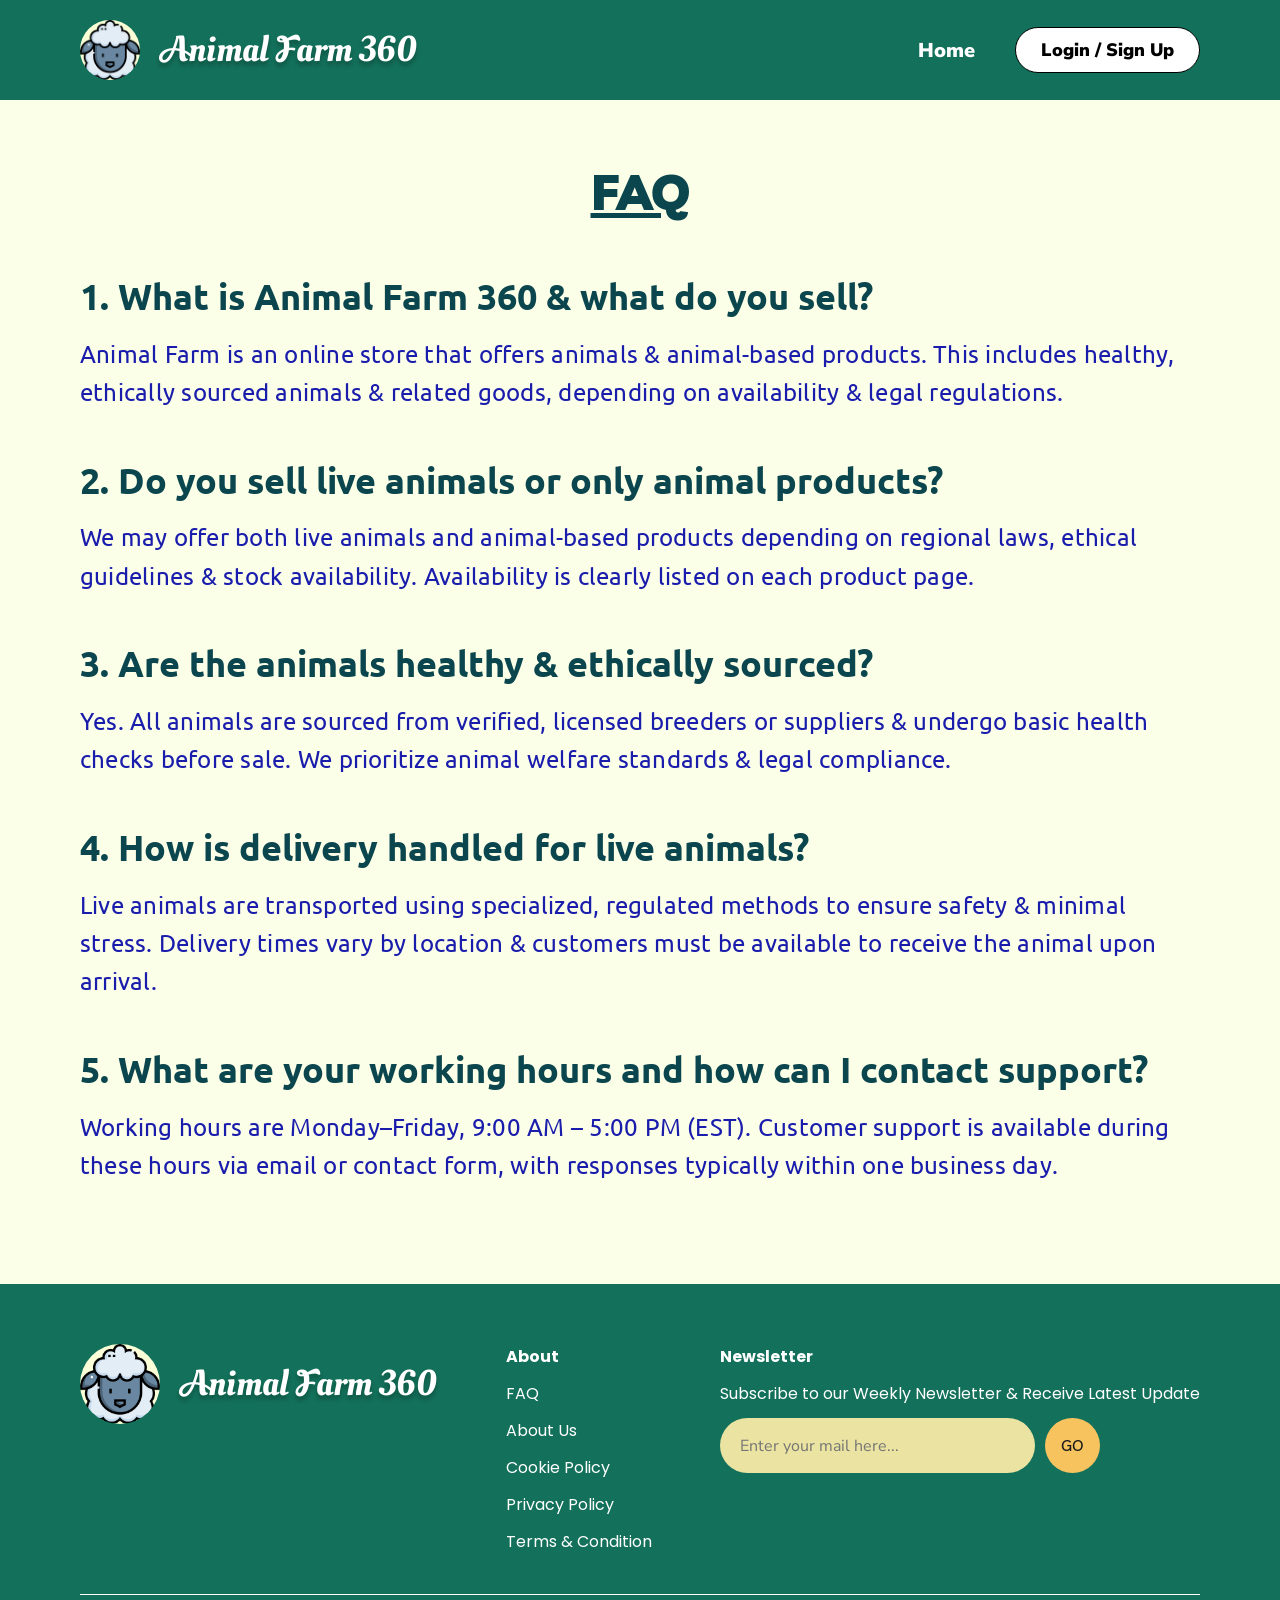
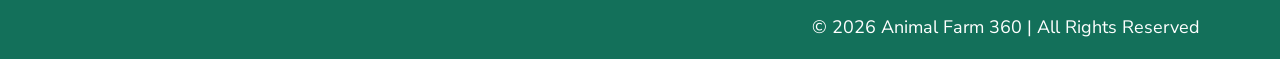
<file: faq.html>
<!DOCTYPE html>
<html lang="en">
<head>
    <meta charset="UTF-8">
    <meta name="viewport" content="width=device-width, initial-scale=1.0">
    <title>Animal Farm 360 - FAQ</title>
    <link rel="stylesheet" href="faq.css">
    <link href="https://fonts.googleapis.com/css2?family=Livvic:wght@400;500;900&family=Nunito+Sans:wght@400;700;900&family=Oleo+Script+Swash+Caps&family=Poppins:wght@400;700;900&family=Ubuntu:wght@400;500;700&display=swap" rel="stylesheet">
</head>
<body>

    <header class="main-header">
        <div class="logo-area">
            <div class="logo-circle"></div>
            <span class="logo-text">Animal Farm 360</span>
        </div>
        <nav class="nav-links">
            <a href="index.html">Home</a>
           
            <button type="button" class="login-btn" onclick="window.location.href='login.html'">Login / Sign Up</button>
        </nav>
    </header>

    <main class="faq-workspace-area">
        <div class="faq-title-container">
            <h1 class="faq-main-title">FAQ</h1>
        </div>

        <div class="faq-content-container">
            <div class="faq-item">
                <h3 class="faq-question">1. What is Animal Farm 360 & what do you sell?</h3>
                <p class="faq-answer">Animal Farm is an online store that offers animals & animal-based products. This includes healthy, ethically sourced animals & related goods, depending on availability & legal regulations.</p>
            </div>

            <div class="faq-item">
                <h3 class="faq-question">2. Do you sell live animals or only animal products?</h3>
                <p class="faq-answer">We may offer both live animals and animal-based products depending on regional laws, ethical guidelines & stock availability. Availability is clearly listed on each product page.</p>
            </div>

            <div class="faq-item">
                <h3 class="faq-question">3. Are the animals healthy & ethically sourced?</h3>
                <p class="faq-answer">Yes. All animals are sourced from verified, licensed breeders or suppliers & undergo basic health checks before sale. We prioritize animal welfare standards & legal compliance.</p>
            </div>

            <div class="faq-item">
                <h3 class="faq-question">4. How is delivery handled for live animals?</h3>
                <p class="faq-answer">Live animals are transported using specialized, regulated methods to ensure safety & minimal stress. Delivery times vary by location & customers must be available to receive the animal upon arrival.</p>
            </div>

            <div class="faq-item">
                <h3 class="faq-question">5. What are your working hours and how can I contact support?</h3>
                <p class="faq-answer">Working hours are Monday–Friday, 9:00 AM – 5:00 PM (EST). Customer support is available during these hours via email or contact form, with responses typically within one business day.</p>
            </div>
        </div>
    </main>

    <footer class="main-footer">
        <div class="footer-top">
            <div class="footer-brand">
                <div class="logo-area">
                    <div class="logo-circle big"></div>
                    <span class="logo-text">Animal Farm 360</span>
                </div>
            </div>
            
            <div class="footer-links">
                <h4>About</h4>
                <a href="faq.html">FAQ</a>
                <a href="about-us.html">About Us</a>
                <a href="cookie-policy.html">Cookie Policy</a>
                <a href="privacy-policy.html">Privacy Policy</a>
                <a href="terms-conditions.html">Terms & Condition</a>
            </div>
                
            <div class="footer-newsletter">
                <h4>Newsletter</h4>
                <p>Subscribe to our Weekly Newsletter & Receive Latest Update</p>
                <div class="subscribe-box">
                    <input type="email" placeholder="Enter your mail here...">
                    <button type="button" class="go-btn">Go</button>
                </div>
            </div>
        </div>
        <div class="footer-bottom">
            <p>© 2026 Animal Farm 360 | All Rights Reserved</p>
        </div>
    </footer>

    <script src="index.js"></script>
</body>
</html>
</file>
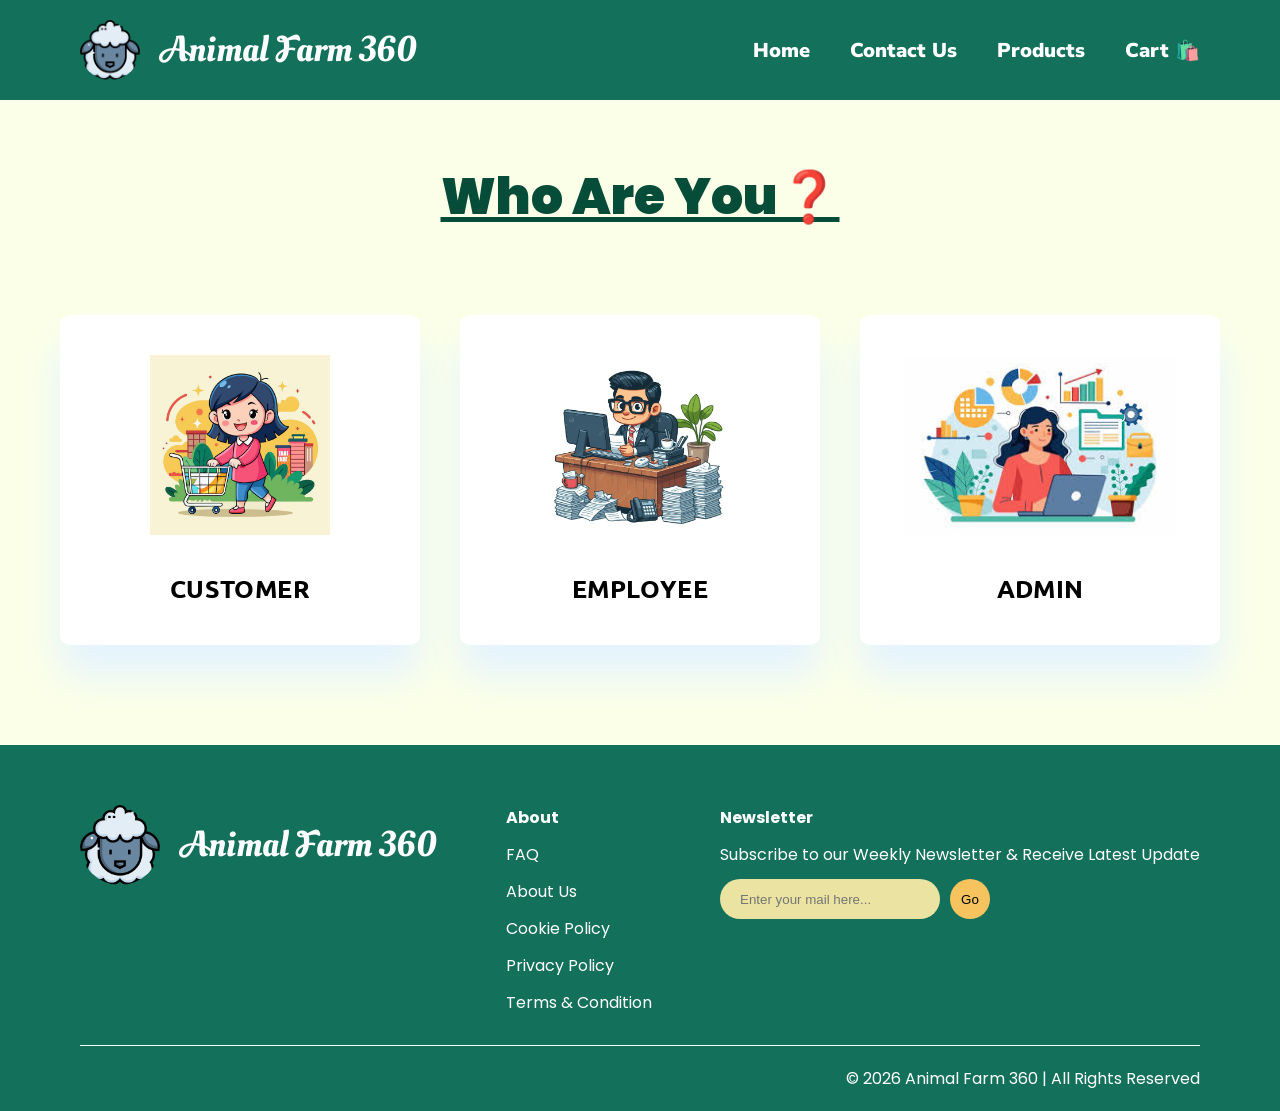
<file: login.html>
<!DOCTYPE html>
<html lang="en">
<head>
    <meta charset="UTF-8">
    <meta name="viewport" content="width=device-width, initial-scale=1.0">
    <title>Animal Farm 360 - Login Gateway</title>
    <link rel="stylesheet" href="login.css">
    <link href="https://fonts.googleapis.com/css2?family=Livvic:wght@400;900&family=Nunito+Sans:wght@400;700;900&family=Oleo+Script+Swash+Caps&family=Poppins:wght@400;700;900&family=Ubuntu:wght@700&display=swap" rel="stylesheet">
</head>
<body>

    <header class="main-header">
        <div class="logo-area">
            <div class="logo-circle"></div>
            <span class="logo-text">Animal Farm 360</span>
        </div>
        <nav class="nav-links">
            <a href="index.html">Home</a>
            <a href="contact.php">Contact Us</a>
            <a href="product.php">Products</a>
            <a href="cart.php">Cart 🛍️</a>
        </nav>
    </header>


    
    <section class="gateway-title-banner">
        <h1 class="page-main-title">Who Are You❓</h1>
    </section>

    <main class="gateway-container">
        <div class="portal-grid">
            
            <div class="portal-card" onclick="selectPortal('customer')">
                <div class="vector-graphic icon-customer"></div>
                <h2>CUSTOMER</h2>
            </div>

            <div class="portal-card" onclick="selectPortal('employee')">
                <div class="vector-graphic icon-employee"></div>
                <h2>EMPLOYEE</h2>
            </div>

            <div class="portal-card" onclick="selectPortal('admin')">
                <div class="vector-graphic icon-admin"></div>
                <h2>ADMIN</h2>
            </div>

        </div>
    </main>

    <footer class="main-footer">
        <div class="footer-top">
            <div class="footer-brand">
                <div class="logo-area">
                    <div class="logo-circle big"></div>
                    <span class="logo-text">Animal Farm 360</span>
                </div>
            </div>
            <div class="footer-links">
                <h4>About</h4>
                <a href="faq.html">FAQ</a>
                <a href="about-us.html">About Us</a>
                <a href="cookie-policy.html">Cookie Policy</a>
                <a href="privacy-policy.html">Privacy Policy</a>
                <a href="terms-conditions.html">Terms & Condition</a>
            </div>
            <div class="footer-newsletter">
                <h4>Newsletter</h4>
                <p>Subscribe to our Weekly Newsletter & Receive Latest Update</p>
                <div class="subscribe-box">
                    <input type="email" placeholder="Enter your mail here...">
                    <button class="go-btn">Go</button>
                </div>
            </div>
        </div>
        <div class="footer-bottom">
            <p>© 2026 Animal Farm 360 | All Rights Reserved</p>
        </div>
    </footer>

    <script src="login.js"></script>
</body>
</html>
</file>
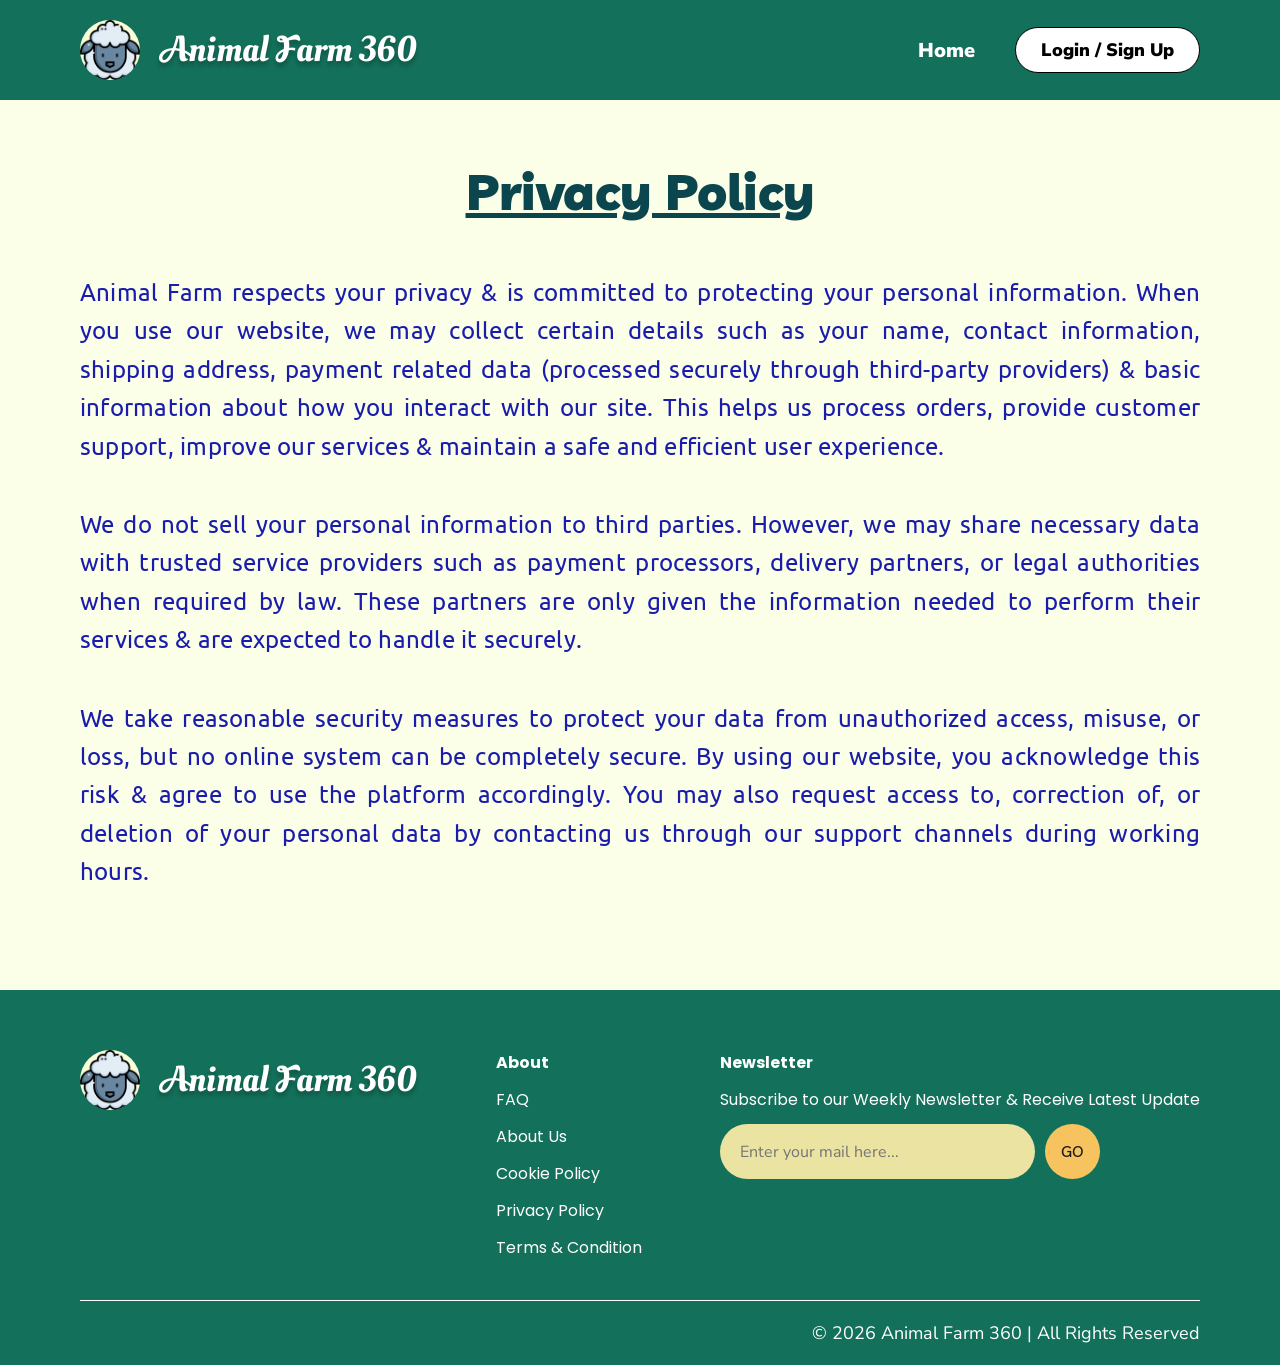
<file: privacy-policy.html>
<!DOCTYPE html>
<html lang="en">
<head>
    <meta charset="UTF-8">
    <meta name="viewport" content="width=device-width, initial-scale=1.0">
    <title>Animal Farm 360 - Privacy Policy</title>
    <link rel="stylesheet" href="privacy-policy.css">
    <link href="https://fonts.googleapis.com/css2?family=Livvic:wght@400;500;900&family=Nunito+Sans:wght@400;700;900&family=Oleo+Script+Swash+Caps&family=Poppins:wght@400;700;900&family=Ubuntu:wght@400;500;700&display=swap" rel="stylesheet">
</head>
<body>

  
    <header class="main-header">
        <div class="logo-area">
            <div class="logo-circle"></div>
            <span class="logo-text">Animal Farm 360</span>
        </div>
        <nav class="nav-links">
            <a href="index.html">Home</a>
    
            
            <button type="button" class="login-btn" onclick="window.location.href='login.html'">Login / Sign Up</button>
        </nav>
    </header>


    <main class="policy-workspace-area">
        <div class="policy-title-container">
            <h1 class="policy-main-title">Privacy Policy</h1>
        </div>

        <div class="policy-content-container">
            <div class="policy-item">
                <p class="policy-text-paragraph">Animal Farm respects your privacy & is committed to protecting your personal information. When you use our website, we may collect certain details such as your name, contact information, shipping address, payment related data (processed securely through third-party providers) & basic information about how you interact with our site. This helps us process orders, provide customer support, improve our services & maintain a safe and efficient user experience.</p>
            </div>

            <div class="policy-item">
                <p class="policy-text-paragraph">We do not sell your personal information to third parties. However, we may share necessary data with trusted service providers such as payment processors, delivery partners, or legal authorities when required by law. These partners are only given the information needed to perform their services & are expected to handle it securely.</p>
            </div>

            <div class="policy-item">
                <p class="policy-text-paragraph">We take reasonable security measures to protect your data from unauthorized access, misuse, or loss, but no online system can be completely secure. By using our website, you acknowledge this risk & agree to use the platform accordingly. You may also request access to, correction of, or deletion of your personal data by contacting us through our support channels during working hours.</p>
            </div>
        </div>
    </main>


    <footer class="main-footer">
        <div class="footer-top">
            <div class="footer-brand">
                <div class="logo-area">
                    <div class="logo-circle big"></div>
                    <span class="logo-text">Animal Farm 360</span>
                </div>
            </div>
            
            <div class="footer-links">
                <h4>About</h4>
                <a href="faq.html">FAQ</a>
                <a href="about-us.html">About Us</a>
                <a href="cookie-policy.html">Cookie Policy</a>
                <a href="privacy-policy.html">Privacy Policy</a>
                <a href="terms-conditions.html">Terms & Condition</a>
            </div>
                
            <div class="footer-newsletter">
                <h4>Newsletter</h4>
                <p>Subscribe to our Weekly Newsletter & Receive Latest Update</p>
                <div class="subscribe-box">
                    <input type="email" placeholder="Enter your mail here...">
                    <button type="button" class="go-btn">Go</button>
                </div>
            </div>
        </div>
        <div class="footer-bottom">
            <p>© 2026 Animal Farm 360 | All Rights Reserved</p>
        </div>
    </footer>

    <script src="index.js"></script>
</body>
</html>
</file>
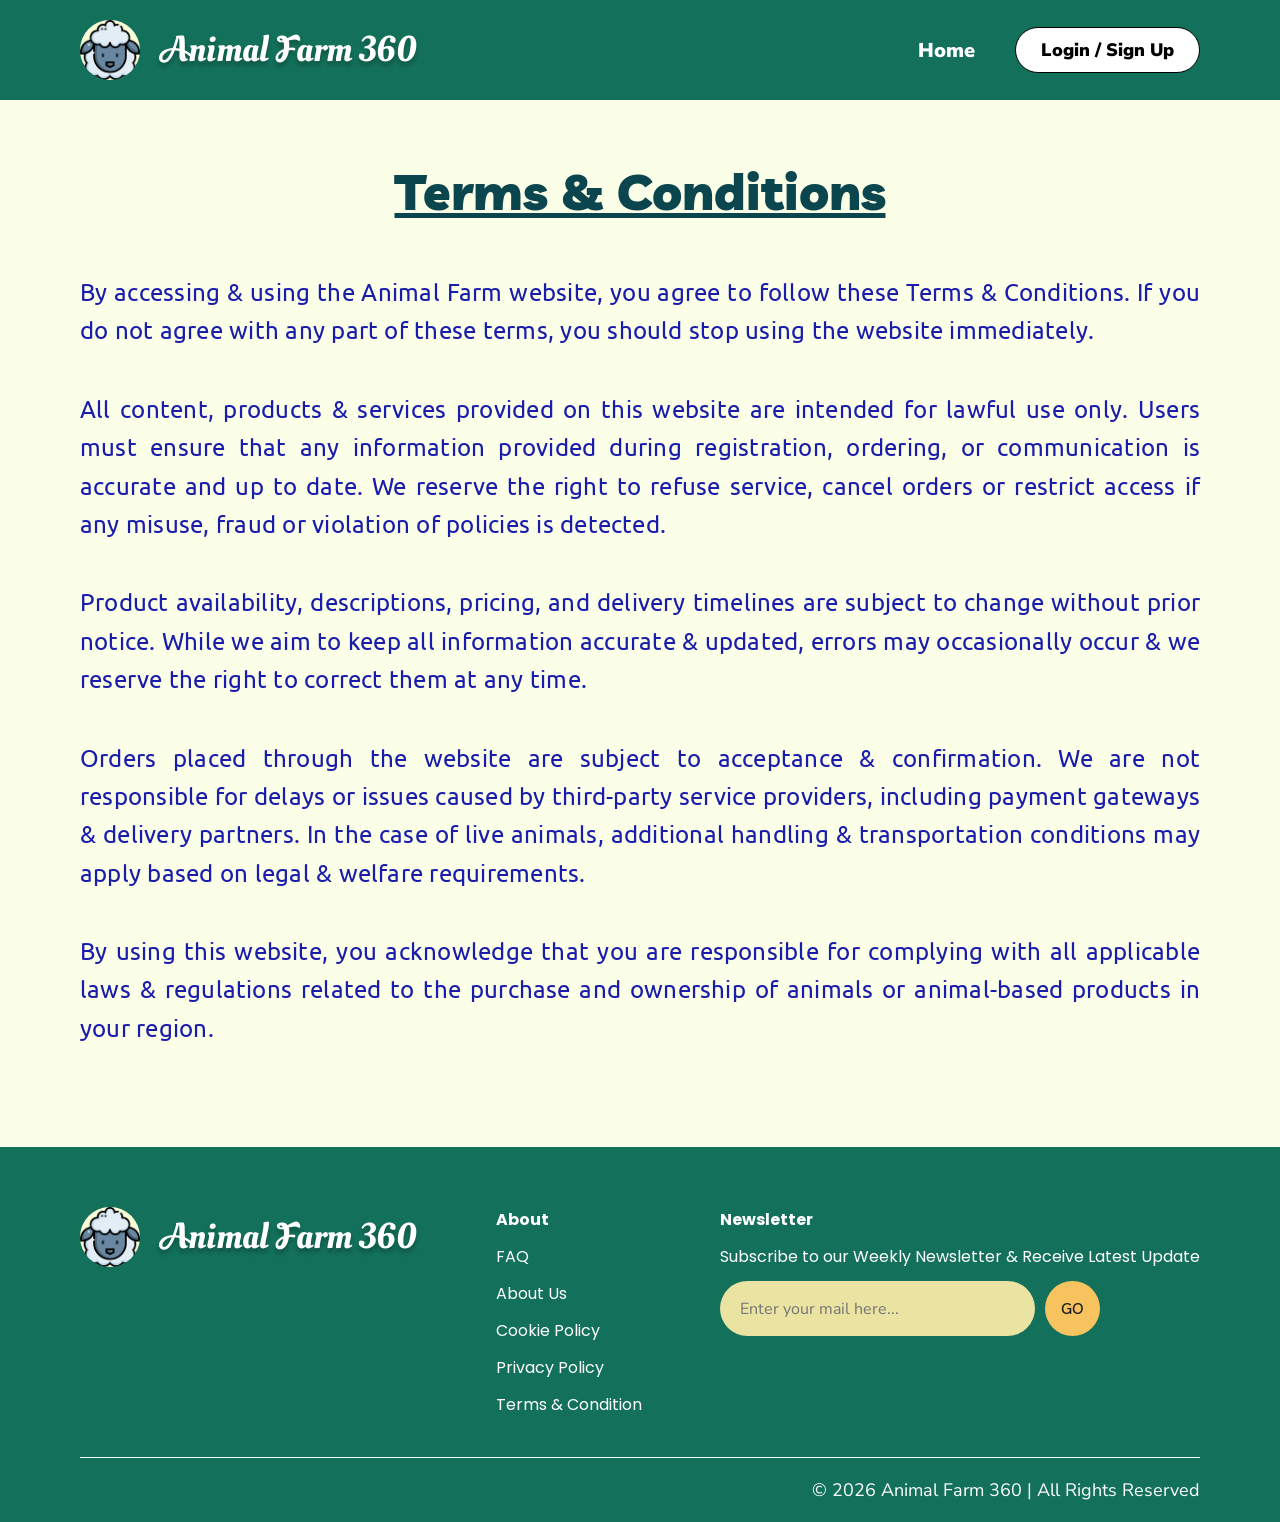
<file: terms-conditions.html>
<!DOCTYPE html>
<html lang="en">
<head>
    <meta charset="UTF-8">
    <meta name="viewport" content="width=device-width, initial-scale=1.0">
    <title>Animal Farm 360 - Terms and Conditions</title>
    <link rel="stylesheet" href="terms-conditions.css">
    <link href="https://fonts.googleapis.com/css2?family=Livvic:wght@400;500;900&family=Nunito+Sans:wght@400;700;900&family=Oleo+Script+Swash+Caps&family=Poppins:wght@400;700;900&family=Ubuntu:wght@400;500;700&display=swap" rel="stylesheet">
</head>
<body>

    
    <header class="main-header">
        <div class="logo-area">
            <div class="logo-circle"></div>
            <span class="logo-text">Animal Farm 360</span>
        </div>
        <nav class="nav-links">
            <a href="index.html">Home</a>
           
            <button type="button" class="login-btn" onclick="window.location.href='login.html'">Login / Sign Up</button>
        </nav>
    </header>

    <!-- CENTRAL WORKSPACE PANEL -->
    <main class="policy-workspace-area">
        <div class="policy-title-container">
            <h1 class="policy-main-title">Terms & Conditions</h1>
        </div>

        <div class="policy-content-container">
            <div class="policy-item">
                <p class="policy-text-paragraph">By accessing & using the Animal Farm website, you agree to follow these Terms & Conditions. If you do not agree with any part of these terms, you should stop using the website immediately.</p>
            </div>

            <div class="policy-item">
                <p class="policy-text-paragraph">All content, products & services provided on this website are intended for lawful use only. Users must ensure that any information provided during registration, ordering, or communication is accurate and up to date. We reserve the right to refuse service, cancel orders or restrict access if any misuse, fraud or violation of policies is detected.</p>
            </div>

            <div class="policy-item">
                <p class="policy-text-paragraph">Product availability, descriptions, pricing, and delivery timelines are subject to change without prior notice. While we aim to keep all information accurate & updated, errors may occasionally occur & we reserve the right to correct them at any time.</p>
            </div>

            <div class="policy-item">
                <p class="policy-text-paragraph">Orders placed through the website are subject to acceptance & confirmation. We are not responsible for delays or issues caused by third-party service providers, including payment gateways & delivery partners. In the case of live animals, additional handling & transportation conditions may apply based on legal & welfare requirements.</p>
            </div>

            <div class="policy-item">
                <p class="policy-text-paragraph">By using this website, you acknowledge that you are responsible for complying with all applicable laws & regulations related to the purchase and ownership of animals or animal-based products in your region.</p>
            </div>
        </div>
    </main>


    <footer class="main-footer">
        <div class="footer-top">
            <div class="footer-brand">
                <div class="logo-area">
                    <div class="logo-circle big"></div>
                    <span class="logo-text">Animal Farm 360</span>
                </div>
            </div>
            
            <div class="footer-links">
                <h4>About</h4>
                <a href="faq.html">FAQ</a>
                <a href="about-us.html">About Us</a>
                <a href="cookie-policy.html">Cookie Policy</a>
                <a href="privacy-policy.html">Privacy Policy</a>
                <a href="terms-conditions.html">Terms & Condition</a>
            </div>
                
            <div class="footer-newsletter">
                <h4>Newsletter</h4>
                <p>Subscribe to our Weekly Newsletter & Receive Latest Update</p>
                <div class="subscribe-box">
                    <input type="email" placeholder="Enter your mail here...">
                    <button type="button" class="go-btn">Go</button>
                </div>
            </div>
        </div>
        <div class="footer-bottom">
            <p>© 2026 Animal Farm 360 | All Rights Reserved</p>
        </div>
    </footer>

    <script src="index.js"></script>
</body>
</html>
</file>
<file: index.css>
* {
    margin: 0;
    padding: 0;
    box-sizing: border-box;
}

body {
    background-color: #FAFFD7;
    color: #1E1E1E;
    font-family: 'Poppins', sans-serif;
}
.logo-circle {
    background-image: url('images/logo.png'); 
    background-size: cover;
    background-position: center;
    background-repeat: no-repeat;
}


.logo-circle.big {
    background-image: url('images/logo.png'); 
    background-size: cover;
    background-position: center;
    background-repeat: no-repeat;
}

.intro-main-img { background-image: url('images/image\ 6.jpg');}
.livestock-big-banner-img { background-image: url('images/photo-1687997080696-e26811153e15.avif'); }


.cattle-bg { background-image: url('images/229f511e3f540d77c8d5e4f6e6bbf83e.jpg'); }
.sheep-bg { background-image: url('images/pngtree-sheep-picture-png-image_20040400.png'); }
.goat-bg { background-image: url('images/goar.jpg'); }

.honey-bg { background-image: url('images/honey.jpg'); }
.cheese-bg { background-image: url('images/cheese.jpg'); }
.egg-bg { background-image: url('images/egg.jpg'); }
.milk-bg { background-image: url('images/images.jpg'); }


.avatar-annie { background-image: url('images/a.jpg'); }
.avatar-allan { background-image: url('images/m.avif'); }
.avatar-ann { background-image: url('images/ann.avif'); }


.farmer-jenny { background-image: url('images/team-img-01.jpg'); }
.farmer-cam { background-image: url('images/team-img-02.jpg.png')}
.farmer-paul { background-image: url('images/portrait-office-worker-laptop-17336676.webp'); }
.farmer-carla { background-image: url('images/download.avif'); }



.intro-main-img, .livestock-big-banner-img, .animal-img, 
.product-img, .user-avatar, .farmer-img {
    background-size: cover;
    background-position: center;
    background-repeat: no-repeat;
    background-color: #D9D9D9;
}


.main-header {
    background-color: #13705A;
    padding: 20px 80px;
    display: flex;
    justify-content: space-between;
    align-items: center;
}

.logo-area {
    display: flex;
    align-items: center;
    gap: 20px;
}

.logo-circle {
    width: 60px;
    height: 60px;
    background-color: #FAFFD7;
    border-radius: 50%;
}

.logo-text {
    font-family: 'Oleo Script Swash Caps', cursive;
    color: #FFFFFF;
    font-size: 36px;
}

.nav-links {
    display: flex;
    align-items: center;
    gap: 40px;
}

.nav-links a {
    color: #FFFFFF;
    text-decoration: none;
    font-family: 'Nunito Sans', sans-serif;
    font-weight: 900;
    font-size: 20px;
    transition: color 0.2s;
}

.nav-links a:hover {
    color: #FAFFD7;
}

.login-btn {
    background-color: #FFFFFF;
    border: 1px solid #000000;
    padding: 10px 25px;
    border-radius: 25px;
    font-family: 'Nunito Sans', sans-serif;
    font-weight: 900;
    font-size: 18px;
    cursor: pointer;
}


.intro-section {
    background-color: #F5FFAE;
    padding: 80px;
    display: flex;
    gap: 60px;
    align-items: center;
}

.intro-images {
    position: relative;
    width: 500px;
    height: 550px;
}

.green-deco-box {
    position: absolute;
    width: 400px;
    height: 450px;
    background-color: #326155;
    top: 0;
    left: 0;
    z-index: 1;
}

.intro-main-img {
    position: absolute;
    width: 420px;
    height: 480px;
    top: 30px;
    left: 40px;
    border-radius: 10px;
    z-index: 2;
}

.project-badge {
    position: absolute;
    bottom: 0;
    left: 60px;
    background-color: #6D8C54;
    padding: 20px;
    border-radius: 10px;
    display: flex;
    flex-direction: column;
    z-index: 3;
    color: white;
    width: 300px;
}

.badge-num {
    font-family: 'Livvic', sans-serif;
    font-size: 32px;
}

.badge-title {
    font-family: 'Livvic', sans-serif;
    font-size: 14px;
}

.intro-content {
    flex: 1;
}

.intro-content h1 {
    font-family: 'Livvic', sans-serif;
    font-weight: 900;
    color: #627040;
    font-size: 45px;
    margin-bottom: 15px;
}

.tagline {
    font-size: 22px;
    color: #326155;
    font-weight: bold;
    margin-bottom: 30px;
}

.intro-content h2 {
    font-size: 18px;
    color: #627040;
    text-transform: uppercase;
    margin-bottom: 5px;
}

.intro-content h3 {
    font-size: 28px;
    margin-bottom: 15px;
}

.description {
    font-family: 'Livvic', sans-serif;
    font-size: 18px;
    line-height: 1.6;
    margin-bottom: 20px;
}

.points p {
    font-weight: bold;
    margin-bottom: 10px;
}


.livestock-section {
    padding: 80px;
    display: flex;
    gap: 50px;
}

.livestock-left {
    width: 45%;
}

.green-info-card {
    background-color: #21685B;
    color: white;
    padding: 40px;
    border-radius: 16px;
    margin-bottom: 20px;
}

.green-info-card h2 {
    font-size: 36px;
    margin-bottom: 15px;
}

.livestock-big-banner-img {
    height: 350px;
    border-radius: 16px;
}

.livestock-right {
    width: 55%;
    display: flex;
    flex-direction: column;
    gap: 15px;
}

.animal-card {
    background-color: #FFFFFF;
    border: 1px solid #165052;
    border-radius: 16px;
    padding: 15px 30px;
    display: flex;
    align-items: center;
    gap: 25px;
}

.animal-img {
    width: 100px;
    height: 120px;
    border-radius: 4px;
}

.animal-info h4 {
    font-size: 22px;
    margin-bottom: 5px;
}

.animal-info .links a {
    color: #116E59;
    font-weight: 500;
    margin-right: 15px;
    text-decoration: underline; 
}


.animal-info .links span {
    color: #116E59;
    font-weight: 500;
    margin-right: 15px; 
    cursor: default;
}

.see-more-btn {
    background: white;
    border: 1px solid #165052;
    padding: 15px;
    border-radius: 16px;
    font-size: 18px;
    font-weight: bold;
    color: #204E51;
    cursor: pointer;
}

.products-section {
    padding: 80px;
}

.center-title {
    text-align: center;
    font-size: 42px;
    color: #204E51;
    margin-bottom: 15px;
}

.center-subtitle {
    text-align: center;
    max-width: 900px;
    margin: 0 auto 50px auto;
    font-size: 18px;
    color: #1E1E1E;
}

.products-grid {
    display: grid;
    grid-template-columns: repeat(4, 1fr);
    gap: 25px;
}

.product-card {
    background-color: white;
    border-radius: 25px;
    padding: 30px 20px;
    text-align: center;
    box-shadow: 0 10px 30px rgba(0,0,0,0.05);
}

.product-img {
    height: 160px;
    border-radius: 25px;
    margin-bottom: 20px;
}

.product-card h4 {
    color: #204E51;
    font-size: 20px;
    margin-bottom: 10px;
}

.product-card p {
    font-family: 'Montserrat', sans-serif;
    font-size: 14px;
}

.center-link-box {
    text-align: center;
    margin-top: 40px;
}



.section-header {
    display: flex;
    justify-content: space-between;
    align-items: flex-end;
    margin-bottom: 30px;
}

.badge-label {
    background: white;
    padding: 5px 15px;
    border-radius: 20px;
    font-size: 14px;
    font-weight: bold;
}

.section-header h2 {
    font-size: 36px;
    color: #404A3D;
    margin-top: 10px;
}

.arrow-btn {
    width: 50px;
    height: 45px;
    border: 1px solid #404A3D;
    background: transparent;
    border-radius: 5px;
    cursor: pointer;
}

.reviews-section, .farmers-section {
    padding: 80px;
}

.reviews-grid {
    display: grid;
    grid-template-columns: repeat(3, 1fr);
    gap: 30px;
}

.review-card {
    background: white;
    border-radius: 25px;
    padding: 35px;
    position: relative;
}

.quote-mark {
    font-size: 60px;
    color: #EDDD5E;
    position: absolute;
    right: 30px;
    top: 10px;
}

.review-card p {
    font-family: 'Montserrat', sans-serif;
    color: #666666;
    margin-bottom: 25px;
}

.user-info {
    display: flex;
    align-items: center;
    gap: 15px;
}

.user-avatar {
    width: 60px;
    height: 60px;
    border-radius: 50%;
}

.user-info h5 {
    font-size: 16px;
    color: #404A3D;
}

.user-role {
    font-size: 12px;
    color: #999999;
}


.farmers-grid {
    display: grid;
    grid-template-columns: repeat(4, 1fr);
    gap: 25px;
}

.farmer-card {
    display: flex;
    flex-direction: column;
}

.farmer-img {
    height: 320px;
    border-radius: 30px;
}

.role-tag {
    color: #999999;
    font-size: 12px;
    text-transform: uppercase;
    margin-top: 15px;
}

.farmer-card h4 {
    font-size: 22px;
    color: #404A3D;
}


.main-footer {
    background-color: #13705A;
    color: white;
    padding: 60px 80px 20px 80px;
}

.footer-top {
    display: flex;
    justify-content: space-between;
}

.footer-links, .footer-newsletter {
    display: flex;
    flex-direction: column;
    gap: 12px;
}

.footer-links a {
    color: white;
    text-decoration: none;
    font-size: 16px;
}

.footer-links a:hover {
    text-decoration: underline;
}

.subscribe-box {
    display: flex;
    gap: 10px;
}

.subscribe-box input {
    background: #EAE3A1;
    border: none;
    padding: 10px 20px;
    border-radius: 20px;
    width: 220px;
}

.go-btn {
    background: #F7C35F;
    border: none;
    width: 40px;
    height: 40px;
    border-radius: 50%;
    cursor: pointer;
}

.footer-bottom {
    border-top: 1px solid white;
    padding-top: 20px;
    margin-top: 30px;
    text-align: right;
}
</file>
<file: about-us.css>
* {
    margin: 0;
    padding: 0;
    box-sizing: border-box;
}

body {
    background-color: #FCFFE8; 
    color: #000000;
    font-family: 'Poppins', sans-serif;
    display: flex;
    flex-direction: column;
    min-height: 100vh;
    overflow-x: hidden;
}

.logo-circle, .logo-circle.big {
    background-image: url('images/logo.png');
    background-size: cover;
    background-position: center;
    background-repeat: no-repeat;
    background-color: #FAFFD7;
}


.main-header {
    background-color: #13705A;
    padding: 20px 80px;
    display: flex;
    justify-content: space-between;
    align-items: center;
    width: 100%;
}

.logo-area {
    display: flex;
    align-items: center;
    gap: 20px;
}

.logo-circle {
    width: 60px;
    height: 60px;
    border-radius: 50%;
}

.logo-text {
    font-family: 'Oleo Script Swash Caps', cursive;
    color: #FFFFFF;
    font-size: 36px;
    text-shadow: 0px 4px 4px rgba(0, 0, 0, 0.25);
}

.nav-links {
    display: flex;
    align-items: center;
    gap: 40px;
}

.nav-links a {
    color: #FFFFFF;
    text-decoration: none;
    font-family: 'Nunito Sans', sans-serif;
    font-weight: 900;
    font-size: 20px;
}

.login-btn {
    background-color: #FFFFFF;
    border: 1px solid #000000;
    padding: 10px 25px;
    border-radius: 25px;
    font-family: 'Nunito Sans', sans-serif;
    font-weight: 900;
    font-size: 18px;
    color: #000000;
    cursor: pointer;
}


.about-workspace-area {
    flex: 1;
    width: 100%;
    max-width: 1600px;
    margin: 0 auto;
    padding: 60px 80px 100px 80px;
    display: flex;
    flex-direction: column;
    align-items: center;
}

.about-title-container {
    width: 100%;
    display: flex;
    justify-content: center;
    margin-bottom: 50px;
}

.about-main-title {
    font-family: 'Livvic', sans-serif;
    font-weight: 900;
    font-size: 50px;
    color: #0B464E;
    text-decoration: underline;
    text-align: center;
}

.about-content-container {
    width: 100%;
    display: flex;
    flex-direction: column;
    gap: 40px;
}

.about-item {
    width: 100%;
    display: flex;
    flex-direction: column;
}

.about-text-paragraph {
    font-family: 'Ubuntu', sans-serif;
    font-weight: 400;
    font-size: 24px;
    color: #1A1DAC;
    line-height: 1.6;
    letter-spacing: 0.01em;
    text-align: justify; 
}


.main-footer {
    background-color: #13705A;
    color: white;
    padding: 60px 80px 20px 80px;
    margin-top: auto;
}

.footer-top {
    display: flex;
    justify-content: space-between;
}

.footer-links, .footer-newsletter {
    display: flex;
    flex-direction: column;
    gap: 12px;
}

.footer-links a {
    color: white;
    text-decoration: none;
    font-size: 16px;
}

.footer-links a:hover {
    text-decoration: underline;
}


.subscribe-box {
    display: flex;
    gap: 10px;
}

.subscribe-box input {
    background: #EAE3A1;
    border: none;
    padding: 10px 20px;
    border-radius: 50px;
    width: 315px;
    height: 55px;
    outline: none;
    font-family: 'Nunito Sans', sans-serif;
    font-weight: 400;
    font-size: 16px;
    color: #000000;
}

.go-btn {
    background: #F7C35F;
    border: none;
    width: 55px;
    height: 55px;
    border-radius: 50%;
    cursor: pointer;
    font-family: 'Livvic', sans-serif;
    font-weight: 500;
    font-size: 15px;
    color: #1A1A1A;
    text-transform: uppercase;
}

.footer-bottom {
    border-top: 1px solid #FFFFFF;
    padding-top: 20px;
    margin-top: 40px;
    text-align: right;
}

.footer-bottom p {
    font-family: 'Nunito Sans', sans-serif;
    font-weight: 400;
    font-size: 18px;
}
</file>
<file: admin-dashboard.css>
* {
    margin: 0;
    padding: 0;
    box-sizing: border-box;
}

body {
    background-color: #FCFFE8; 
    color: #000000;
    font-family: 'Ubuntu', sans-serif;
    overflow-x: hidden;
    
    /* Dynamic stretch framework anchors the footer layout directly to bottom */
    display: flex;
    flex-direction: column;
    min-height: 100vh;
}

.logo-circle, .logo-circle.big {
    background-image: url('images/logo.png');
    background-size: cover;
    background-position: center;
    background-repeat: no-repeat;
    background-color: #FAFFD7;
}

.icon-products { background-image: url('images/1.jpg'); }
.icon-customers { background-image: url('images/2\'.avif'); }
.icon-employees { background-image: url('images/3.avif'); }


.main-header {
    background-color: #13705A;
    padding: 20px 80px;
    display: flex;
    justify-content: space-between;
    align-items: center;
    width: 100%;
}

.logo-area {
    display: flex;
    align-items: center;
    gap: 20px;
}

.logo-circle {
    width: 60px;
    height: 60px;
    border-radius: 50%;
}

.logo-text {
    font-family: 'Oleo Script Swash Caps', cursive;
    color: #FFFFFF;
    font-size: 36px;
}

.nav-links {
    display: flex;
    align-items: center;
    gap: 40px;
}

.nav-links a {
    color: #FFFFFF;
    text-decoration: none;
    font-family: 'Nunito Sans', sans-serif;
    font-weight: 900;
    font-size: 20px; 
    transition: color 0.2s;
}

.nav-links a:hover {
    color: #FAFFD7;
}

.admin-profile-btn {
    background: #FFFFFF;
    border: 1px solid #000000;
    border-radius: 25px;
    padding: 10px 25px; 
    font-family: 'Nunito Sans', sans-serif;
    font-weight: 900;
    font-size: 18px; 
    display: flex;
    align-items: center;
    gap: 8px;
    cursor: pointer;
}

.hero-showcase-banner {
    width: 100%;
    background-color: #FCFFE8;
    padding: 60px 0 20px 0;
    display: flex;
    justify-content: center;
    align-items: center;
}

.hero-title-group {
    text-align: center;
}

.hero-main-title {
    font-family: 'Poppins', sans-serif;
    font-weight: 900;
    font-size: 50px; 
    color: #054C39;
    text-decoration: underline;
    margin-bottom: 10px;
}

.hero-sub-title {
    font-family: 'Poppins', sans-serif;
    font-weight: 900;
    font-size: 35px;
    color: #054C39;
}

.admin-workspace-area {
    flex: 1; 
    width: 100%;
    max-width: 1400px;
    margin: 0 auto;
    padding: 40px;
    display: flex;
    align-items: center;
    justify-content: center;
}

.quicklinks-grid {
    display: grid;
    grid-template-columns: repeat(3, 1fr);
    gap: 40px;
    width: 100%;
}

.quicklink-card {
    background: #FFFFFF;
    box-shadow: 0px 30px 40px #E3F3FF;
    border-radius: 10px;
    padding: 40px 20px;
    display: flex;
    flex-direction: column;
    align-items: center;
    justify-content: center;
    gap: 20px;
    cursor: pointer;
    transition: transform 0.2s ease;
}

.quicklink-card:hover {
    transform: translateY(-4px);
}

.card-icon {
    width: 120px;
    height: 120px;
    background-size: contain;
    background-position: center;
    background-repeat: no-repeat;
}

.card-label {
    font-family: 'Ubuntu', sans-serif;
    font-weight: 700;
    font-size: 22px;
    color: #000000;
    text-align: center;
}

.main-footer {
    background-color: #13705A;
    color: white;
    padding: 60px 80px 20px 80px;
    margin-top: auto; 
}

.footer-top {
    display: flex;
    justify-content: space-between;
}

.logo-circle.big {
    width: 60px; 
    height: 60px;
}

.footer-links, .footer-newsletter {
    display: flex;
    flex-direction: column;
    gap: 12px;
}

.footer-links h4, .footer-newsletter h4 {
    font-size: 18px;
    font-weight: bold;
    color: white;
}

.footer-links a {
    color: white;
    text-decoration: none;
    font-size: 16px;
}

.footer-links a:hover {
    text-decoration: underline;
}

.subscribe-box {
    display: flex;
    gap: 10px;
}

.subscribe-box input {
    background: #EAE3A1;
    border: none;
    padding: 10px 20px;
    border-radius: 20px;
    width: 220px;
    height: 40px;
    outline: none;
}

.go-btn {
    background: #F7C35F;
    border: none;
    width: 40px;
    height: 40px;
    border-radius: 50%;
    cursor: pointer;
}

.footer-bottom {
    border-top: 1px solid white;
    padding-top: 20px;
    margin-top: 30px;
    text-align: right;
}
</file>
<file: admin-login.css>
* {
    margin: 0;
    padding: 0;
    box-sizing: border-box;
}

body {
    background-color: #FCFFE8; 
    color: #103647;
    font-family: 'Ubuntu', sans-serif;
}


.logo-circle, .logo-circle.big {
    background-image: url('images/logo.png');
    background-size: cover;
    background-position: center;
    background-repeat: no-repeat;
    background-color: #FAFFD7;
}


.main-header {
    background-color: #13705A;
    padding: 20px 80px;
    display: flex;
    justify-content: space-between;
    align-items: center;
}

.logo-area {
    display: flex;
    align-items: center;
    gap: 20px;
}

.logo-circle {
    width: 60px;
    height: 60px;
    border-radius: 50%;
}

.logo-text {
    font-family: 'Oleo Script Swash Caps', cursive;
    color: #FFFFFF;
    font-size: 36px;
}

.nav-links {
    display: flex;
    align-items: center;
    gap: 40px;
}

.nav-links a {
    color: #FFFFFF;
    text-decoration: none;
    font-family: 'Nunito Sans', sans-serif;
    font-weight: 900;
    font-size: 20px;
}

.login-hero-banner {
    background-color: #FCFFE8;
    height: auto;
    padding: 60px 0 20px 0;
    display: flex;
    justify-content: center;
    align-items: center;
}

.page-main-title {
    font-family: 'Livvic', sans-serif;
    font-weight: 900;
    font-size: 50px;
    color: #0B464E;
    text-decoration: underline;
    text-align: center;
}

.welcome-text {
    font-size: 30px;
    font-weight: 400;
    display: block;
    margin-top: 10px;
    text-decoration: none !important;
}


.login-container {
    max-width: 800px;
    margin: 0 auto;
    padding: 40px 20px 100px 20px;
}

.form-wrapper {
    background-color: transparent;
    display: flex;
    flex-direction: column;
    gap: 35px;
}

.input-group {
    display: flex;
    flex-direction: column;
    gap: 12px;
}

.input-group label {
    font-family: 'Ubuntu', sans-serif;
    font-weight: 500;
    font-size: 26px;
    color: #2A6979;
}

.input-field-box {
    position: relative;
    width: 100%;
}

.input-field-box input {
    width: 100%;
    height: 70px;
    background: #FFFFFF;
    border: 1px solid #E0E0E0;
    box-shadow: inset 0px 0px 3px rgba(0, 0, 0, 0.15);
    border-radius: 5px;
    padding: 0 60px 0 20px;
    font-size: 18px;
    outline: none;
}

.field-icon {
    position: absolute;
    right: 25px;
    top: 50%;
    transform: translateY(-50%);
    font-size: 24px;
    color: #2A6979;
    pointer-events: none;
}

.form-submit-btn {
    width: 100%;
    max-width: 400px;
    height: 75px;
    margin: 20px auto 0 auto; 
    background: #2E661B;
    box-shadow: 0px 10px 20px rgba(0, 0, 0, 0.1);
    border-radius: 5px;
    border: none;
    color: #FFFFFF;
    font-family: 'Ubuntu', sans-serif;
    font-weight: 500;
    font-size: 28px;
    cursor: pointer;
    transition: background-color 0.2s;
}

.form-submit-btn:hover {
    background-color: #1f4712;
}


.form-redirect-link {
    text-align: center;
    margin-top: 20px;
}

.form-redirect-link a {
    font-family: 'Ubuntu', sans-serif;
    font-weight: 500;
    font-size: 24px;
    color: #32784E;
    text-decoration: underline;
}

.main-footer {
    background-color: #13705A;
    color: white;
    padding: 60px 80px 20px 80px;
     font-family: 'Poppins', sans-serif;
    font-weight: 400;
}


.logo-circle.big {
    width: 80px;
    height: 80px;
}

.footer-top {
    display: flex;
    justify-content: space-between;
}

.footer-links, .footer-newsletter {
    display: flex;
    flex-direction: column;
    gap: 12px;
}

.footer-links a {
    color: white;
    text-decoration: none;
    font-size: 16px;
}

.footer-links a:hover {
    text-decoration: underline;
}


.subscribe-box {
    display: flex;
    gap: 10px;
}

.subscribe-box input {
    background: #EAE3A1;
    border: none;
    padding: 10px 20px;
    border-radius: 20px;
    width: 220px;
    outline: none;
}

.go-btn {
    background: #F7C35F;
    border: none;
    width: 40px;
    height: 40px;
    border-radius: 50%;
    cursor: pointer;
}

.footer-bottom {
    border-top: 1px solid white;
    padding-top: 20px;
    margin-top: 30px;
    text-align: right;
}
</file>
<file: cookie-policy.css>
* {
    margin: 0;
    padding: 0;
    box-sizing: border-box;
}

body {
    background-color: #FCFFE8; 
    color: #000000;
    font-family: 'Poppins', sans-serif;
    display: flex;
    flex-direction: column;
    min-height: 100vh;
    overflow-x: hidden;
}

.logo-circle, .logo-circle.big {
    background-image: url('images/logo.png');
    background-size: cover;
    background-position: center;
    background-repeat: no-repeat;
    background-color: #FAFFD7;
}


.main-header {
    background-color: #13705A;
    padding: 20px 80px;
    display: flex;
    justify-content: space-between;
    align-items: center;
    width: 100%;
}

.logo-area {
    display: flex;
    align-items: center;
    gap: 20px;
}

.logo-circle {
    width: 60px;
    height: 60px;
    border-radius: 50%;
}

.logo-text {
    font-family: 'Oleo Script Swash Caps', cursive;
    color: #FFFFFF;
    font-size: 36px;
    text-shadow: 0px 4px 4px rgba(0, 0, 0, 0.25);
}

.nav-links {
    display: flex;
    align-items: center;
    gap: 40px;
}

.nav-links a {
    color: #FFFFFF;
    text-decoration: none;
    font-family: 'Nunito Sans', sans-serif;
    font-weight: 900;
    font-size: 20px;
}

.login-btn {
    background-color: #FFFFFF;
    border: 1px solid #000000;
    padding: 10px 25px;
    border-radius: 25px;
    font-family: 'Nunito Sans', sans-serif;
    font-weight: 900;
    font-size: 18px;
    color: #000000;
    cursor: pointer;
}


.policy-workspace-area {
    flex: 1;
    width: 100%;
    max-width: 1600px;
    margin: 0 auto;
    padding: 60px 80px 100px 80px;
    display: flex;
    flex-direction: column;
    align-items: center;
}

.policy-title-container {
    width: 100%;
    display: flex;
    justify-content: center;
    margin-bottom: 50px;
}

.policy-main-title {
    font-family: 'Livvic', sans-serif;
    font-weight: 900;
    font-size: 50px;
    color: #0B464E;
    text-decoration: underline;
    text-align: center;
}

.policy-content-container {
    width: 100%;
    display: flex;
    flex-direction: column;
    gap: 35px;
}

.policy-item {
    width: 100%;
    display: flex;
    flex-direction: column;
    gap: 15px;
}

.policy-sub-heading {
    font-family: 'Ubuntu', sans-serif;
    font-weight: 700;
    font-size: 30px;
    color: #0B464E;
    line-height: 1.3;
}

.policy-text-paragraph {
    font-family: 'Ubuntu', sans-serif;
    font-weight: 400;
    font-size: 24px;
    color: #1A1DAC;
    line-height: 1.6;
    letter-spacing: 0.01em;
    text-align: justify;
}

.policy-list-container {
    list-style-position: inside;
    padding-left: 10px;
    display: flex;
    flex-direction: column;
    gap: 15px;
}

.policy-list-item {
    font-family: 'Ubuntu', sans-serif;
    font-weight: 400;
    font-size: 24px;
    color: #1A1DAC;
    line-height: 1.6;
    letter-spacing: 0.01em;
    text-align: justify;
}

.main-footer {
    background-color: #13705A;
    color: white;
    padding: 60px 80px 20px 80px;
    margin-top: auto;
}
.footer-top {
    display: flex;
    justify-content: space-between;
}

.footer-links, .footer-newsletter {
    display: flex;
    flex-direction: column;
    gap: 12px;
}

.footer-links a {
    color: white;
    text-decoration: none;
    font-size: 16px;
}

.footer-links a:hover {
    text-decoration: underline;
}


.subscribe-box {
    display: flex;
    gap: 10px;
}

.subscribe-box input {
    background: #EAE3A1;
    border: none;
    padding: 10px 20px;
    border-radius: 50px;
    width: 315px;
    height: 55px;
    outline: none;
    font-family: 'Nunito Sans', sans-serif;
    font-weight: 400;
    font-size: 16px;
    color: #000000;
}

.go-btn {
    background: #F7C35F;
    border: none;
    width: 55px;
    height: 55px;
    border-radius: 50%;
    cursor: pointer;
    font-family: 'Livvic', sans-serif;
    font-weight: 500;
    font-size: 15px;
    color: #1A1A1A;
    text-transform: uppercase;
}

.footer-bottom {
    border-top: 1px solid #FFFFFF;
    padding-top: 20px;
    margin-top: 40px;
    text-align: right;
}

.footer-bottom p {
    font-family: 'Nunito Sans', sans-serif;
    font-weight: 400;
    font-size: 18px;
}
</file>
<file: customer-dashboard.css>
* {
    margin: 0;
    padding: 0;
    box-sizing: border-box;
}

body {
    background-color: #FCFFE8; 
    color: #000000;
    font-family: 'Ubuntu', sans-serif;
    overflow-x: hidden;
}


.logo-circle, .logo-circle.big { background-image: url('images/logo.png'); }


.icon-profile { background-image: url('images/profile.jpg'); }
.icon-orders { background-image: url('images/order.png'); }
.icon-cart { background-image: url('images/cart.jpg'); }
.icon-invoices { background-image: url('images/invoice.png');} 
.icon-visit { background-image: url('images/visit.png'); }
.icon-logout { background-image: url('images/logout.png'); }


.logo-circle, .logo-circle.big, .card-icon-img {
    background-size: contain;
    background-position: center;
    background-repeat: no-repeat;
}


.main-header {
    background-color: #13705A;
    padding: 20px 80px;
    display: flex;
    justify-content: space-between;
    align-items: center;
}

.logo-area {
    display: flex;
    align-items: center;
    gap: 20px;
}

.logo-circle {
    width: 60px;
    height: 60px;
    border-radius: 50%;
}

.logo-text {
    font-family: 'Oleo Script Swash Caps', cursive;
    color: #FFFFFF;
    font-size: 36px;
}

.nav-links {
    display: flex;
    align-items: center;
    gap: 40px;
}

.nav-links a {
    color: #FFFFFF;
    text-decoration: none;
    font-family: 'Nunito Sans', sans-serif;
    font-weight: 900;
    font-size: 20px;
}

.user-profile-btn {
    background: #FFFFFF;
    border: 1px solid #000000;
    border-radius: 25px;
    padding: 10px 25px;
    font-family: 'Nunito Sans', sans-serif;
    font-weight: 900;
    font-size: 18px;
    display: flex;
    align-items: center;
    gap: 8px;
}


.dashboard-hero-banner {
    background-color: transparent;
    height: auto;
    padding: 20px 0; 
    display: flex;
    justify-content: center; 
    align-items: center;
    position: relative;
}


.page-main-title {
    font-family: 'Poppins', sans-serif;
    font-weight: 900;
    font-size: 50px; 
    color: #054C39;
    text-decoration: underline;
    text-align: center;
}

.dashboard-workspace {
    display: flex;
    width: 100%;
    min-height: 1000px;
    position: relative;
}



.sidebar-navigation {
    width: 86px;
    background-color: #07202C;
    display: flex;
    flex-direction: column;
    align-items: center;
    padding: 40px 0;
    gap: 45px;
}


.logout-side {
    margin-top: 0; 
}
.side-icon {
    width: 45px;
    height: 45px;
    background: transparent;
    border: none;
    color: #838383;
    font-size: 24px;
    cursor: pointer;
    display: flex;
    justify-content: center;
    align-items: center;
    transition: color 0.2s;
}

.side-icon:hover, .side-icon.active {
    color: #2078BF;
}



.main-content-panel {
    flex: 1;
    padding: 40px 80px;
}

.quicklinks-title {
    font-family: 'Livvic', sans-serif;
    font-weight: 900;
    font-size: 35px;
    color: #1C6A31;
    text-decoration: underline;
    margin-bottom: 50px;
}

.dashboard-grid {
    display: grid;
    grid-template-columns: repeat(3, 1fr); 
    gap: 50px 40px;
    max-width: 1300px;
}

.menu-card {
    background: #FFFFFF;
    box-shadow: 0px 30px 40px #E3F3FF;
    border-radius: 10px;
    height: 330px;
    padding: 40px 20px;
    display: flex;
    flex-direction: column;
    align-items: center;
    justify-content: space-between;
    cursor: pointer;
    transition: transform 0.2s, box-shadow 0.2s;
}

.menu-card:hover {
    transform: translateY(-5px);
    box-shadow: 0px 40px 50px rgba(227, 243, 255, 1);
}

.card-icon-img {
    width: 100%;
    height: 160px; 
}

.menu-card h3 {
    font-family: 'Ubuntu', sans-serif;
    font-weight: 700;
    font-size: 24px;
    color: #000000;
    text-align: center;
}

.main-footer {
    background-color: #13705A;
    color: white;
    padding: 60px 80px 20px 80px;
}

.footer-top {
    display: flex;
    justify-content: space-between;
}

.footer-links, .footer-newsletter {
    display: flex;
    flex-direction: column;
    gap: 12px;
}

.footer-links a {
    color: white;
    text-decoration: none;
    font-size: 16px;
}

.footer-links a:hover {
    text-decoration: underline;
}


.logo-circle.big {
    width: 80px;
    height: 80px;
}



.subscribe-box {
    display: flex;
    gap: 10px;
}

.subscribe-box input {
    background: #EAE3A1;
    border: none;
    padding: 10px 20px;
    border-radius: 20px;
    width: 220px;
    outline: none;
}

.go-btn {
    background: #F7C35F;
    border: none;
    width: 40px;
    height: 40px;
    border-radius: 50%;
    cursor: pointer;
}

.footer-bottom {
    border-top: 1px solid white;
    padding-top: 20px;
    margin-top: 30px;
    text-align: right;
}
</file>
<file: customer-login.css>
* {
    margin: 0;
    padding: 0;
    box-sizing: border-box;
}

body {
    background-color: #FCFFE8; 
    color: #103647;
    font-family: 'Ubuntu', sans-serif;
}


.logo-circle, .logo-circle.big {
    background-image: url('images/logo.png');
    background-size: cover;
    background-position: center;
    background-repeat: no-repeat;
    background-color: #FAFFD7;
}


.main-header {
    background-color: #13705A;
    padding: 20px 80px;
    display: flex;
    justify-content: space-between;
    align-items: center;
}

.logo-area {
    display: flex;
    align-items: center;
    gap: 20px;
}

.logo-circle {
    width: 60px;
    height: 60px;
    border-radius: 50%;
}

.logo-text {
    font-family: 'Oleo Script Swash Caps', cursive;
    color: #FFFFFF;
    font-size: 36px;
}

.nav-links {
    display: flex;
    align-items: center;
    gap: 40px;
}

.nav-links a {
    color: #FFFFFF;
    text-decoration: none;
    font-family: 'Nunito Sans', sans-serif;
    font-weight: 900;
    font-size: 20px;
}

.login-hero-banner {
    background-color: #FCFFE8;
    height: auto;
    padding: 60px 0 20px 0;
    display: flex;
    justify-content: center;
    align-items: center;
}

.page-main-title {
    font-family: 'Livvic', sans-serif;
    font-weight: 900;
    font-size: 50px;
    color: #0B464E;
    text-decoration: underline;
    text-align: center;
}

.welcome-text {
    font-size: 30px;
    font-weight: 400;
    display: block;
    margin-top: 10px;
    text-decoration: none !important;
}


.login-container {
    max-width: 800px;
    margin: 0 auto;
    padding: 40px 20px 100px 20px;
}

.form-wrapper {
    background-color: transparent;
    display: flex;
    flex-direction: column;
    gap: 35px;
}

.input-group {
    display: flex;
    flex-direction: column;
    gap: 12px;
}

.input-group label {
    font-family: 'Ubuntu', sans-serif;
    font-weight: 500;
    font-size: 26px;
    color: #2A6979;
}

.input-field-box {
    position: relative;
    width: 100%;
}

.input-field-box input {
    width: 100%;
    height: 70px;
    background: #FFFFFF;
    border: 1px solid #E0E0E0;
    box-shadow: inset 0px 0px 3px rgba(0, 0, 0, 0.15);
    border-radius: 5px;
    padding: 0 60px 0 20px;
    font-size: 18px;
    outline: none;
}

.field-icon {
    position: absolute;
    right: 25px;
    top: 50%;
    transform: translateY(-50%);
    font-size: 24px;
    color: #2A6979;
    pointer-events: none;
}

.form-submit-btn {
    width: 100%;
    max-width: 400px;
    height: 75px;
    margin: 20px auto 0 auto; 
    background: #2E661B;
    box-shadow: 0px 10px 20px rgba(0, 0, 0, 0.1);
    border-radius: 5px;
    border: none;
    color: #FFFFFF;
    font-family: 'Ubuntu', sans-serif;
    font-weight: 500;
    font-size: 28px;
    cursor: pointer;
    transition: background-color 0.2s;
}

.form-submit-btn:hover {
    background-color: #1f4712;
}


.form-redirect-link {
    text-align: center;
    margin-top: 20px;
}

.form-redirect-link a {
    font-family: 'Ubuntu', sans-serif;
    font-weight: 500;
    font-size: 24px;
    color: #32784E;
    text-decoration: underline;
}

.main-footer {
    background-color: #13705A;
    color: white;
    padding: 60px 80px 20px 80px;
}


.logo-circle.big {
    width: 80px;
    height: 80px;
}

.footer-top {
    display: flex;
    justify-content: space-between;
}

.footer-links, .footer-newsletter {
    display: flex;
    flex-direction: column;
    gap: 12px;
}

.footer-links a {
    color: white;
    text-decoration: none;
    font-size: 16px;
}

.footer-links a:hover {
    text-decoration: underline;
}


.subscribe-box {
    display: flex;
    gap: 10px;
}

.subscribe-box input {
    background: #EAE3A1;
    border: none;
    padding: 10px 20px;
    border-radius: 20px;
    width: 220px;
    outline: none;
}

.go-btn {
    background: #F7C35F;
    border: none;
    width: 40px;
    height: 40px;
    border-radius: 50%;
    cursor: pointer;
}

.footer-bottom {
    border-top: 1px solid white;
    padding-top: 20px;
    margin-top: 30px;
    text-align: right;
}
</file>
<file: customer-registration.css>
* {
    margin: 0;
    padding: 0;
    box-sizing: border-box;
}

body {
    background-color: #FCFFE8; 
    color: #103647;
    font-family: 'Ubuntu', sans-serif;
}


.logo-circle, .logo-circle.big {
    background-image: url('images/logo.png');
    background-size: cover;
    background-position: center;
    background-repeat: no-repeat;
    background-color: #FAFFD7;
}


.main-header {
    background-color: #13705A;
    padding: 20px 80px;
    display: flex;
    justify-content: space-between;
    align-items: center;
}

.logo-area {
    display: flex;
    align-items: center;
    gap: 20px;
}

.logo-circle {
    width: 60px;
    height: 60px;
    border-radius: 50%;
}

.logo-text {
    font-family: 'Oleo Script Swash Caps', cursive;
    color: #FFFFFF;
    font-size: 36px;
}

.nav-links {
    display: flex;
    align-items: center;
    gap: 40px;
}

.nav-links a {
    color: #FFFFFF;
    text-decoration: none;
    font-family: 'Nunito Sans', sans-serif;
    font-weight: 900;
    font-size: 20px;
}


.register-hero-banner {
    background-color: #FCFFE8;
    height: auto;
    padding: 60px 0 20px 0;
    display: flex;
    justify-content: center;
    align-items: center;
}

.page-main-title {
    font-family: 'Livvic', sans-serif;
    font-weight: 900;
    font-size: 50px;
    color: #0B464E;
    text-decoration: underline;
    text-align: center;
}

.welcome-text {
    font-size: 30px;
    font-weight: 400;
    display: block; 
    margin-top: 10px;
    text-decoration: none !important;
}


.register-container {
    max-width: 800px;
    margin: 0 auto;
    padding: 20px 20px 100px 20px;
}

.form-wrapper {
    display: flex;
    flex-direction: column;
    gap: 30px; 
}

.input-group {
    display: flex;
    flex-direction: column;
    gap: 12px;
}

.input-group label {
    font-family: 'Ubuntu', sans-serif;
    font-weight: 500;
    font-size: 26px;
    color: #2A6979;
}

.input-field-box {
    position: relative;
    width: 100%;
}

.input-field-box input {
    width: 100%;
    height: 70px;
    background: #FFFFFF;
    border: 1px solid #E0E0E0;
    box-shadow: inset 0px 0px 3px rgba(0, 0, 0, 0.15);
    border-radius: 5px;
    padding: 0 60px 0 20px;
    font-size: 18px;
    outline: none;
}

.field-icon {
    position: absolute;
    right: 25px;
    top: 50%;
    transform: translateY(-50%);
    font-size: 24px;
    color: #2A6979;
    pointer-events: none;
}


.form-submit-btn {
    width: 100%;
    max-width: 400px;
    height: 75px;
    margin: 20px auto 0 auto;
    background: #2E661B;
    box-shadow: 0px 10px 20px rgba(0, 0, 0, 0.1);
    border-radius: 5px;
    border: none;
    color: #FFFFFF;
    font-family: 'Ubuntu', sans-serif;
    font-weight: 500;
    font-size: 28px;
    cursor: pointer;
    transition: background-color 0.2s;
}

.form-submit-btn:hover {
    background-color: #1f4712;
}

.form-redirect-link {
    text-align: center;
    margin-top: 15px;
}

.form-redirect-link a {
    font-family: 'Ubuntu', sans-serif;
    font-weight: 500;
    font-size: 24px;
    color: #32784E;
    text-decoration: underline;
}


.main-footer {
    background-color: #13705A;
    color: white;
    padding: 60px 80px 20px 80px;
}


.logo-circle.big {
    width: 80px;
    height: 80px;
}

.footer-top {
    display: flex;
    justify-content: space-between;
}

.footer-links, .footer-newsletter {
    display: flex;
    flex-direction: column;
    gap: 12px;
}

.footer-links a {
    color: white;
    text-decoration: none;
    font-size: 16px;
}

.footer-links a:hover {
    text-decoration: underline;
}

.subscribe-box {
    display: flex;
    gap: 10px;
}

.subscribe-box input {
    background: #EAE3A1;
    border: none;
    padding: 10px 20px;
    border-radius: 20px;
    width: 220px;
    outline: none;
}

.go-btn {
    background: #F7C35F;
    border: none;
    width: 40px;
    height: 40px;
    border-radius: 50%;
    cursor: pointer;
}

.footer-bottom {
    border-top: 1px solid white;
    padding-top: 20px;
    margin-top: 30px;
    text-align: right;
}
</file>
<file: faq.css>
* {
    margin: 0;
    padding: 0;
    box-sizing: border-box;
}

body {
    background-color: #FCFFE8; 
    color: #000000;
    font-family: 'Poppins', sans-serif;
    display: flex;
    flex-direction: column;
    min-height: 100vh;
    overflow-x: hidden;
}

.logo-circle, .logo-circle.big {
    background-image: url('images/logo.png');
    background-size: cover;
    background-position: center;
    background-repeat: no-repeat;
    background-color: #FAFFD7;
}


.main-header {
    background-color: #13705A;
    padding: 20px 80px;
    display: flex;
    justify-content: space-between;
    align-items: center;
    width: 100%;
}

.logo-area {
    display: flex;
    align-items: center;
    gap: 20px;
}

.logo-circle {
    width: 60px;
    height: 60px;
    border-radius: 50%;
}

.logo-text {
    font-family: 'Oleo Script Swash Caps', cursive;
    color: #FFFFFF;
    font-size: 36px;
    text-shadow: 0px 4px 4px rgba(0, 0, 0, 0.25);
}

.nav-links {
    display: flex;
    align-items: center;
    gap: 40px;
}

.nav-links a {
    color: #FFFFFF;
    text-decoration: none;
    font-family: 'Nunito Sans', sans-serif;
    font-weight: 900;
    font-size: 20px;
}

.login-btn {
    background-color: #FFFFFF;
    border: 1px solid #000000;
    padding: 10px 25px;
    border-radius: 25px;
    font-family: 'Nunito Sans', sans-serif;
    font-weight: 900;
    font-size: 18px;
    color: #000000;
    cursor: pointer;
}


.faq-workspace-area {
    flex: 1;
    width: 100%;
    max-width: 1600px;
    margin: 0 auto;
    padding: 60px 80px 100px 80px;
    display: flex;
    flex-direction: column;
    align-items: center;
}

.faq-title-container {
    width: 100%;
    display: flex;
    justify-content: center;
    margin-bottom: 50px;
}

.faq-main-title {
    font-family: 'Livvic', sans-serif;
    font-weight: 900;
    font-size: 50px;
    color: #0B464E;
    text-decoration: underline;
    text-align: center;
}

.faq-content-container {
    width: 100%;
    display: flex;
    flex-direction: column;
    gap: 45px;
}

.faq-item {
    width: 100%;
    display: flex;
    flex-direction: column;
    gap: 15px;
}

.faq-question {
    font-family: 'Ubuntu', sans-serif;
    font-weight: 700;
    font-size: 36px;
    color: #0B464E;
    line-height: 1.3;
}

.faq-answer {
    font-family: 'Ubuntu', sans-serif;
    font-weight: 400; 
    font-size: 24px;
    color: #1A1DAC;
    line-height: 1.6;
    letter-spacing: 0.01em;
}


.main-footer {
    background-color: #13705A;
    color: white;
    padding: 60px 80px 20px 80px;
    margin-top: auto;
}

.footer-top {
    display: flex;
    justify-content: space-between;
    align-items: stretch; 
    width: 100%;
}
.footer-brand {
    display: flex;
    flex-direction: column;
    gap: 20px;
}

.logo-circle.big {
    width: 80px;
    height: 80px;
}

.footer-top {
    display: flex;
    justify-content: space-between;
}

.footer-links, .footer-newsletter {
    display: flex;
    flex-direction: column;
    gap: 12px;
}

.footer-links a {
    color: white;
    text-decoration: none;
    font-size: 16px;
}

.footer-links a:hover {
    text-decoration: underline;
}


.footer-links, .footer-newsletter {
    display: flex;
    flex-direction: column;
    gap: 12px;
}


.subscribe-box {
    display: flex;
    gap: 10px;
}

.subscribe-box input {
    background: #EAE3A1;
    border: none;
    padding: 10px 20px;
    border-radius: 50px;
    width: 315px;
    height: 55px;
    outline: none;
    font-family: 'Nunito Sans', sans-serif;
    font-weight: 400;
    font-size: 16px;
    color: #000000;
}

.go-btn {
    background: #F7C35F;
    border: none;
    width: 55px;
    height: 55px;
    border-radius: 50%;
    cursor: pointer;
    font-family: 'Livvic', sans-serif;
    font-weight: 500;
    font-size: 15px;
    color: #1A1A1A;
    text-transform: uppercase;
}

.footer-bottom {
    border-top: 1px solid #FFFFFF;
    padding-top: 20px;
    margin-top: 40px;
    text-align: right;
}

.footer-bottom p {
    font-family: 'Nunito Sans', sans-serif;
    font-weight: 400; 
    font-size: 18px;
}
</file>
<file: login.css>
* {
    margin: 0;
    padding: 0;
    box-sizing: border-box;
}
body {
    background-color: #FCFFE8; 
    color: #000000;
    font-family: 'Ubuntu', sans-serif;
    overflow-x: hidden;

    display: flex;
    flex-direction: column;
    min-height: 100vh; 
}

.logo-circle, .logo-circle.big { background-image: url('images/logo.png'); }

/* Portal Background Images */
.icon-customer { background-image: url('images/pic1.avif'); }
.icon-employee { background-image: url('images/emp.png'); } 
.icon-admin { background-image: url('images/pic\ 2.jpg'); }

.logo-circle, .logo-circle.big, .vector-graphic {
    background-size: contain;
    background-position: center;
    background-repeat: no-repeat;
}

.main-header {
    background-color: #13705A;
    padding: 20px 80px;
    display: flex;
    justify-content: space-between;
    align-items: center;
}

.logo-area {
    display: flex;
    align-items: center;
    gap: 20px;
}

.logo-circle {
    width: 60px;
    height: 60px;
    border-radius: 50%;
}

.logo-text {
    font-family: 'Oleo Script Swash Caps', cursive;
    color: #FFFFFF;
    font-size: 36px;
}

.nav-links {
    display: flex;
    align-items: center;
    gap: 40px;
}

.nav-links a {
    color: #FFFFFF;
    text-decoration: none;
    font-family: 'Nunito Sans', sans-serif;
    font-weight: 900;
    font-size: 20px;
}

.gateway-title-banner {
    background-color: #FCFFE8;
    height: auto;
    padding: 60px 0 20px 0;
    display: flex;
    justify-content: center;
    align-items: center;
}

.page-main-title {
    font-family: 'Poppins', sans-serif;
    font-weight: 900;
    font-size: 50px;
    color: #054C39;
    text-decoration: underline;
}

.gateway-container {
    max-width: 1200px;
    width: 100%;
    margin: 0 auto;
    padding: 60px 20px 100px 20px;
}


.portal-grid {
    display: grid;
    grid-template-columns: repeat(3, 1fr);
    gap: 40px; 
    justify-content: center;
}

.portal-card {
    background: #FFFFFF;
    box-shadow: 0px 30px 40px #E3F3FF;
    border-radius: 10px;
    height: 330px;
    padding: 40px;
    display: flex;
    flex-direction: column;
    align-items: center;
    justify-content: space-between;
    cursor: pointer;
    transition: transform 0.2s, box-shadow 0.2s;
}

.portal-card:hover {
    transform: translateY(-5px);
    box-shadow: 0px 40px 50px rgba(227, 243, 255, 1);
}

.vector-graphic {
    width: 100%;
    height: 180px; 
}

.portal-card h2 {
    font-size: 25px;
    font-weight: 700;
    letter-spacing: 0.4px;
    color: #000000;
    margin-top: 15px;
}

.main-footer {
    font-family: 'Poppins', sans-serif;
    font-weight: 400;
    background-color: #13705A;
    color: white;
    padding: 60px 80px 20px 80px;
    margin-top: auto; 
}

.footer-top {
    display: flex;
    justify-content: space-between;
}

.logo-circle.big {
    width: 80px;
    height: 80px;
}

.footer-links, .footer-newsletter {
    display: flex;
    flex-direction: column;
    gap: 12px;
}

.footer-links a {
    color: white;
    text-decoration: none;
    font-size: 16px;
}

.footer-links a:hover {
    text-decoration: underline;
}

.subscribe-box {
    display: flex;
    gap: 10px;
}

.subscribe-box input {
    background: #EAE3A1;
    border: none;
    padding: 10px 20px;
    border-radius: 20px;
    width: 220px;
    outline: none;
}

.go-btn {
    background: #F7C35F;
    border: none;
    width: 40px;
    height: 40px;
    border-radius: 50%;
    cursor: pointer;
}

.footer-bottom {
    border-top: 1px solid white;
    padding-top: 20px;
    margin-top: 30px;
    text-align: right;
}
</file>
<file: privacy-policy.css>
* {
    margin: 0;
    padding: 0;
    box-sizing: border-box;
}

body {
    background-color: #FCFFE8; 
    color: #000000;
    font-family: 'Poppins', sans-serif;
    display: flex;
    flex-direction: column;
    min-height: 100vh;
    overflow-x: hidden;
}

.logo-circle, .logo-circle.big {
    background-image: url('images/logo.png');
    background-size: cover;
    background-position: center;
    background-repeat: no-repeat;
    background-color: #FAFFD7;
}


.main-header {
    background-color: #13705A;
    padding: 20px 80px;
    display: flex;
    justify-content: space-between;
    align-items: center;
    width: 100%;
}

.logo-area {
    display: flex;
    align-items: center;
    gap: 20px;
}

.logo-circle {
    width: 60px;
    height: 60px;
    border-radius: 50%;
}

.logo-text {
    font-family: 'Oleo Script Swash Caps', cursive;
    color: #FFFFFF;
    font-size: 36px;
    text-shadow: 0px 4px 4px rgba(0, 0, 0, 0.25);
}

.nav-links {
    display: flex;
    align-items: center;
    gap: 40px;
}

.nav-links a {
    color: #FFFFFF;
    text-decoration: none;
    font-family: 'Nunito Sans', sans-serif;
    font-weight: 900;
    font-size: 20px;
}

.login-btn {
    background-color: #FFFFFF;
    border: 1px solid #000000;
    padding: 10px 25px;
    border-radius: 25px;
    font-family: 'Nunito Sans', sans-serif;
    font-weight: 900;
    font-size: 18px;
    color: #000000;
    cursor: pointer;
}


.policy-workspace-area {
    flex: 1;
    width: 100%;
    max-width: 1600px;
    margin: 0 auto;
    padding: 60px 80px 100px 80px;
    display: flex;
    flex-direction: column;
    align-items: center;
}

.policy-title-container {
    width: 100%;
    display: flex;
    justify-content: center;
    margin-bottom: 50px;
}

.policy-main-title {
    font-family: 'Livvic', sans-serif;
    font-weight: 900;
    font-size: 50px;
    color: #0B464E;
    text-decoration: underline;
    text-align: center;
}

.policy-content-container {
    width: 100%;
    display: flex;
    flex-direction: column;
    gap: 40px;
}

.policy-item {
    width: 100%;
    display: flex;
    flex-direction: column;
}

.policy-text-paragraph {
    font-family: 'Ubuntu', sans-serif;
    font-weight: 400;
    font-size: 24px;
    color: #1A1DAC;
    line-height: 1.6;
    letter-spacing: 0.01em;
    text-align: justify; 
}


.main-footer {
    background-color: #13705A;
    color: white;
    padding: 60px 80px 20px 80px;
    margin-top: auto;
}
.footer-top {
    display: flex;
    justify-content: space-between;
}

.footer-links, .footer-newsletter {
    display: flex;
    flex-direction: column;
    gap: 12px;
}

.footer-links a {
    color: white;
    text-decoration: none;
    font-size: 16px;
}

.footer-links a:hover {
    text-decoration: underline;
}

.subscribe-box {
    display: flex;
    gap: 10px;
}

.subscribe-box input {
    background: #EAE3A1;
    border: none;
    padding: 10px 20px;
    border-radius: 50px;
    width: 315px;
    height: 55px;
    outline: none;
    font-family: 'Nunito Sans', sans-serif;
    font-weight: 400;
    font-size: 16px;
    color: #000000;
}

.go-btn {
    background: #F7C35F;
    border: none;
    width: 55px;
    height: 55px;
    border-radius: 50%;
    cursor: pointer;
    font-family: 'Livvic', sans-serif;
    font-weight: 500;
    font-size: 15px;
    color: #1A1A1A;
    text-transform: uppercase;
}

.footer-bottom {
    border-top: 1px solid #FFFFFF;
    padding-top: 20px;
    margin-top: 40px;
    text-align: right;
}

.footer-bottom p {
    font-family: 'Nunito Sans', sans-serif;
    font-weight: 400;
    font-size: 18px;
}
</file>
<file: terms-conditions.css>
* {
    margin: 0;
    padding: 0;
    box-sizing: border-box;
}

body {
    background-color: #FCFFE8; 
    color: #000000;
    font-family: 'Poppins', sans-serif;
    display: flex;
    flex-direction: column;
    min-height: 100vh;
    overflow-x: hidden;
}

.logo-circle, .logo-circle.big {
    background-image: url('images/logo.png');
    background-size: cover;
    background-position: center;
    background-repeat: no-repeat;
    background-color: #FAFFD7;
}


.main-header {
    background-color: #13705A;
    padding: 20px 80px;
    display: flex;
    justify-content: space-between;
    align-items: center;
    width: 100%;
}

.logo-area {
    display: flex;
    align-items: center;
    gap: 20px;
}

.logo-circle {
    width: 60px;
    height: 60px;
    border-radius: 50%;
}

.logo-text {
    font-family: 'Oleo Script Swash Caps', cursive;
    color: #FFFFFF;
    font-size: 36px;
    text-shadow: 0px 4px 4px rgba(0, 0, 0, 0.25);
}

.nav-links {
    display: flex;
    align-items: center;
    gap: 40px;
}

.nav-links a {
    color: #FFFFFF;
    text-decoration: none;
    font-family: 'Nunito Sans', sans-serif;
    font-weight: 900;
    font-size: 20px;
}

.login-btn {
    background-color: #FFFFFF;
    border: 1px solid #000000;
    padding: 10px 25px;
    border-radius: 25px;
    font-family: 'Nunito Sans', sans-serif;
    font-weight: 900;
    font-size: 18px;
    color: #000000;
    cursor: pointer;
}


.policy-workspace-area {
    flex: 1;
    width: 100%;
    max-width: 1600px;
    margin: 0 auto;
    padding: 60px 80px 100px 80px;
    display: flex;
    flex-direction: column;
    align-items: center;
}

.policy-title-container {
    width: 100%;
    display: flex;
    justify-content: center;
    margin-bottom: 50px;
}

.policy-main-title {
    font-family: 'Livvic', sans-serif;
    font-weight: 900;
    font-size: 50px;
    color: #0B464E;
    text-decoration: underline;
    text-align: center;
}

.policy-content-container {
    width: 100%;
    display: flex;
    flex-direction: column;
    gap: 40px;
}

.policy-item {
    width: 100%;
    display: flex;
    flex-direction: column;
}

.policy-text-paragraph {
    font-family: 'Ubuntu', sans-serif;
    font-weight: 400;
    font-size: 24px;
    color: #1A1DAC;
    line-height: 1.6;
    letter-spacing: 0.01em;
    text-align: justify; 
}

.main-footer {
    background-color: #13705A;
    color: white;
    padding: 60px 80px 20px 80px;
    margin-top: auto;
}
.footer-top {
    display: flex;
    justify-content: space-between;
}

.footer-links, .footer-newsletter {
    display: flex;
    flex-direction: column;
    gap: 12px;
}

.footer-links a {
    color: white;
    text-decoration: none;
    font-size: 16px;
}

.footer-links a:hover {
    text-decoration: underline;
}


.subscribe-box {
    display: flex;
    gap: 10px;
}

.subscribe-box input {
    background: #EAE3A1;
    border: none;
    padding: 10px 20px;
    border-radius: 50px;
    width: 315px;
    height: 55px;
    outline: none;
    font-family: 'Nunito Sans', sans-serif;
    font-weight: 400;
    font-size: 16px;
    color: #000000;
}

.go-btn {
    background: #F7C35F;
    border: none;
    width: 55px;
    height: 55px;
    border-radius: 50%;
    cursor: pointer;
    font-family: 'Livvic', sans-serif;
    font-weight: 500;
    font-size: 15px;
    color: #1A1A1A;
    text-transform: uppercase;
}

.footer-bottom {
    border-top: 1px solid #FFFFFF;
    padding-top: 20px;
    margin-top: 40px;
    text-align: right;
}

.footer-bottom p {
    font-family: 'Nunito Sans', sans-serif;
    font-weight: 400;
    font-size: 18px;
}
</file>
